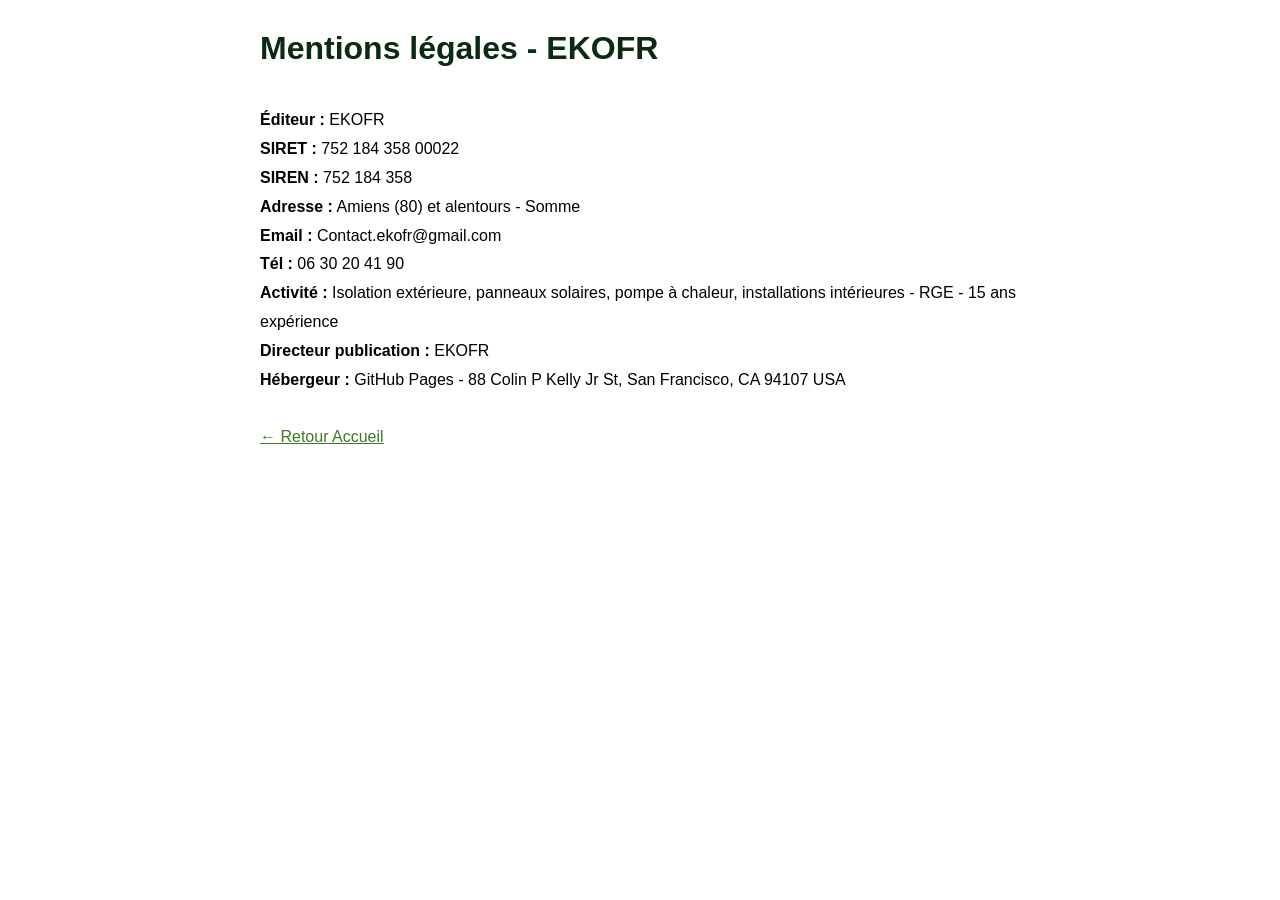
<file: aides-financements.html>
<!DOCTYPE html><html lang="fr"><head><meta charset="UTF-8"><meta name="viewport" content="width=device-width,initial-scale=1"><title>Mentions légales EKOFR</title><style>*{margin:0;padding:0;box-sizing:border-box;font-family:Arial}body{line-height:1.8;padding:20px;max-width:800px;margin:auto}h1{color:#0b2a12}a{color:#3d7a29}</style></head><body>
<h1>Mentions légales - EKOFR</h1><br>
<b>Éditeur :</b> EKOFR<br>
<b>SIRET :</b> 752 184 358 00022<br>
<b>SIREN :</b> 752 184 358<br>
<b>Adresse :</b> Amiens (80) et alentours - Somme<br>
<b>Email :</b> Contact.ekofr@gmail.com<br>
<b>Tél :</b> 06 30 20 41 90<br>
<b>Activité :</b> Isolation extérieure, panneaux solaires, pompe à chaleur, installations intérieures - RGE - 15 ans expérience<br>
<b>Directeur publication :</b> EKOFR<br>
<b>Hébergeur :</b> GitHub Pages - 88 Colin P Kelly Jr St, San Francisco, CA 94107 USA<br><br>
<a href="/index.html">← Retour Accueil</a>
</body></html>
</file>
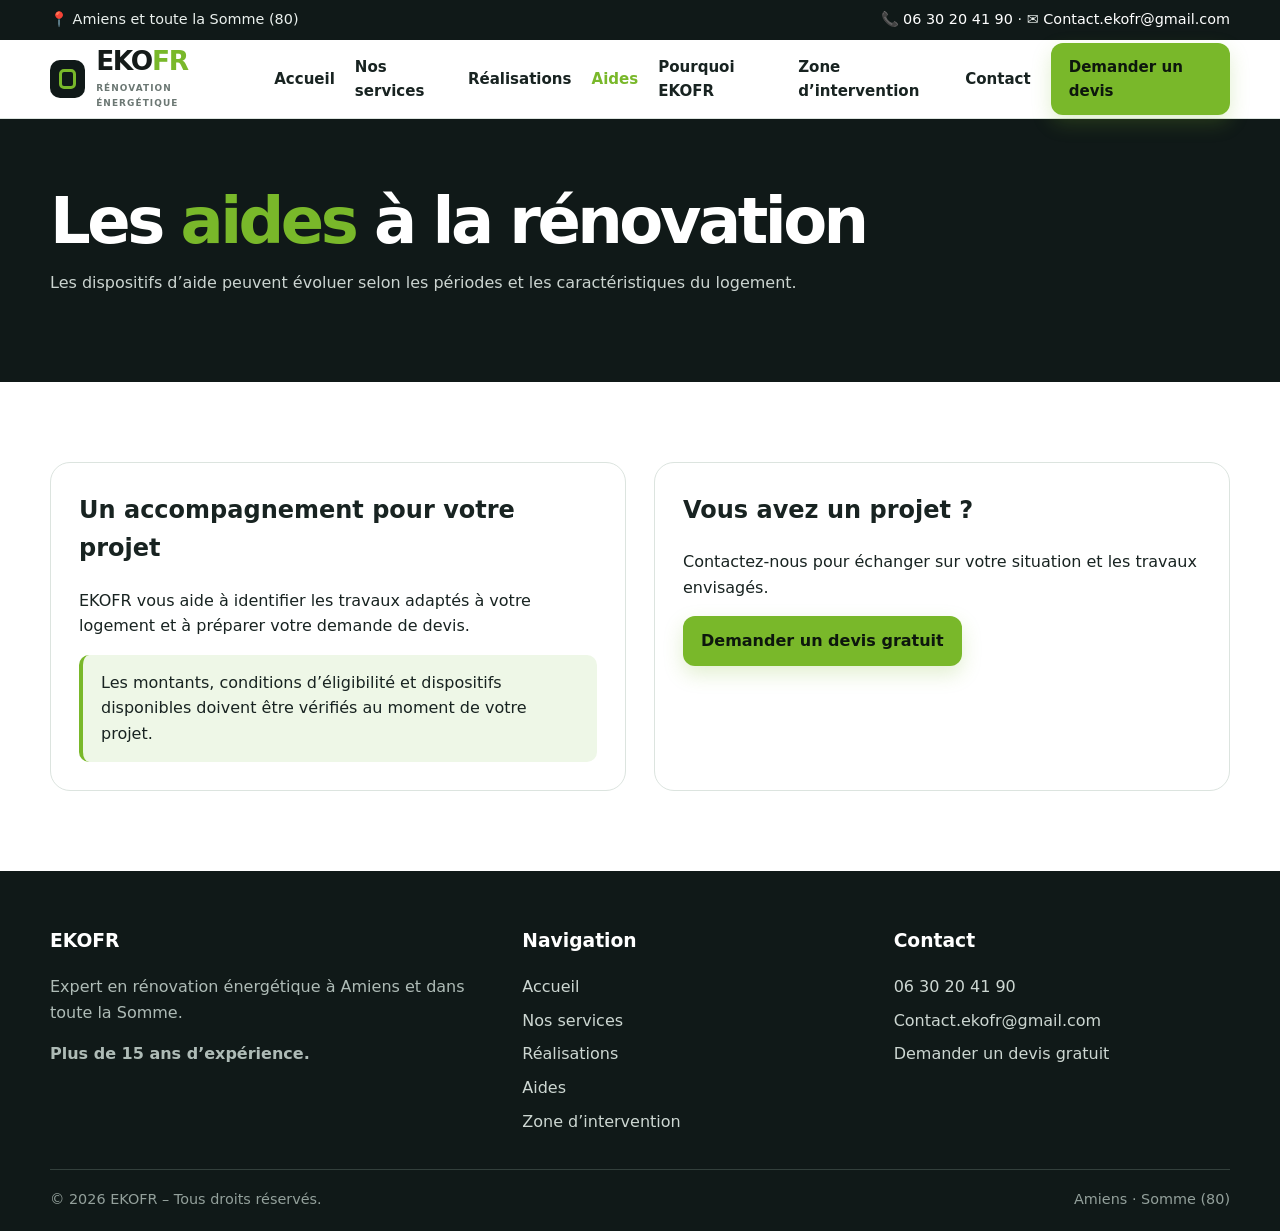
<file: aides.html>
<!doctype html><html lang="fr"><head><meta charset="utf-8"><meta name="viewport" content="width=device-width,initial-scale=1">
<title>Aides | EKOFR</title><meta name="description" content="EKOFR, expert en rénovation énergétique à Amiens et dans toute la Somme : pompe à chaleur, isolation par l'extérieur et panneaux solaires.">
<link rel="icon" href="favicon.svg" type="image/svg+xml"><link rel="stylesheet" href="styles.css"></head><body>
<div class="topbar"><div class="container"><span>📍 Amiens et toute la Somme (80)</span><span>📞 <a href="tel:0630204190">06 30 20 41 90</a> · ✉️ <a href="mailto:Contact.ekofr@gmail.com">Contact.ekofr@gmail.com</a></span></div></div>
<header><nav class="container nav"><a class="logo" href="index.html"><span class="logo-mark"></span><span><span class="brand"><span>EKO</span>FR</span><span class="subbrand">RÉNOVATION ÉNERGÉTIQUE</span></span></a>
<button class="menu-btn" type="button" aria-expanded="false" aria-label="Ouvrir le menu">☰</button><div class="navlinks"><a class="" href="index.html">Accueil</a><a class="" href="services.html">Nos services</a><a class="" href="realisations.html">Réalisations</a><a class="active" href="aides.html">Aides</a><a class="" href="a-propos.html">Pourquoi EKOFR</a><a class="" href="zone.html">Zone d’intervention</a><a class="" href="contact.html">Contact</a><a class="cta" href="contact.html">Demander un devis</a></div></nav></header><section class="page-hero"><div class="container"><h1>Les <span>aides</span> à la rénovation</h1><p>Les dispositifs d’aide peuvent évoluer selon les périodes et les caractéristiques du logement.</p></div></section>
<section><div class="container grid-2"><div class="info"><h2>Un accompagnement pour votre projet</h2><p>EKOFR vous aide à identifier les travaux adaptés à votre logement et à préparer votre demande de devis.</p><div class="notice">Les montants, conditions d’éligibilité et dispositifs disponibles doivent être vérifiés au moment de votre projet.</div></div><div class="info"><h2>Vous avez un projet ?</h2><p>Contactez-nous pour échanger sur votre situation et les travaux envisagés.</p><a class="cta" href="contact.html">Demander un devis gratuit</a></div></div></section>
<footer><div class="container footer-grid"><div><h3>EKOFR</h3><p>Expert en rénovation énergétique à Amiens et dans toute la Somme.</p><p><strong>Plus de 15 ans d’expérience.</strong></p></div>
<div><h3>Navigation</h3><div class="footer-links"><a href="index.html">Accueil</a><a href="services.html">Nos services</a><a href="realisations.html">Réalisations</a><a href="aides.html">Aides</a><a href="zone.html">Zone d’intervention</a></div></div>
<div><h3>Contact</h3><div class="footer-links"><a href="tel:0630204190">06 30 20 41 90</a><a href="mailto:Contact.ekofr@gmail.com">Contact.ekofr@gmail.com</a><a href="contact.html">Demander un devis gratuit</a></div></div></div>
<div class="container copyright"><span>© 2026 EKOFR – Tous droits réservés.</span><span>Amiens · Somme (80)</span></div></footer>
<a class="floating-call" href="tel:0630204190">📞 Appeler EKOFR · 06 30 20 41 90</a><script src="script.js"></script></body></html>
</file>
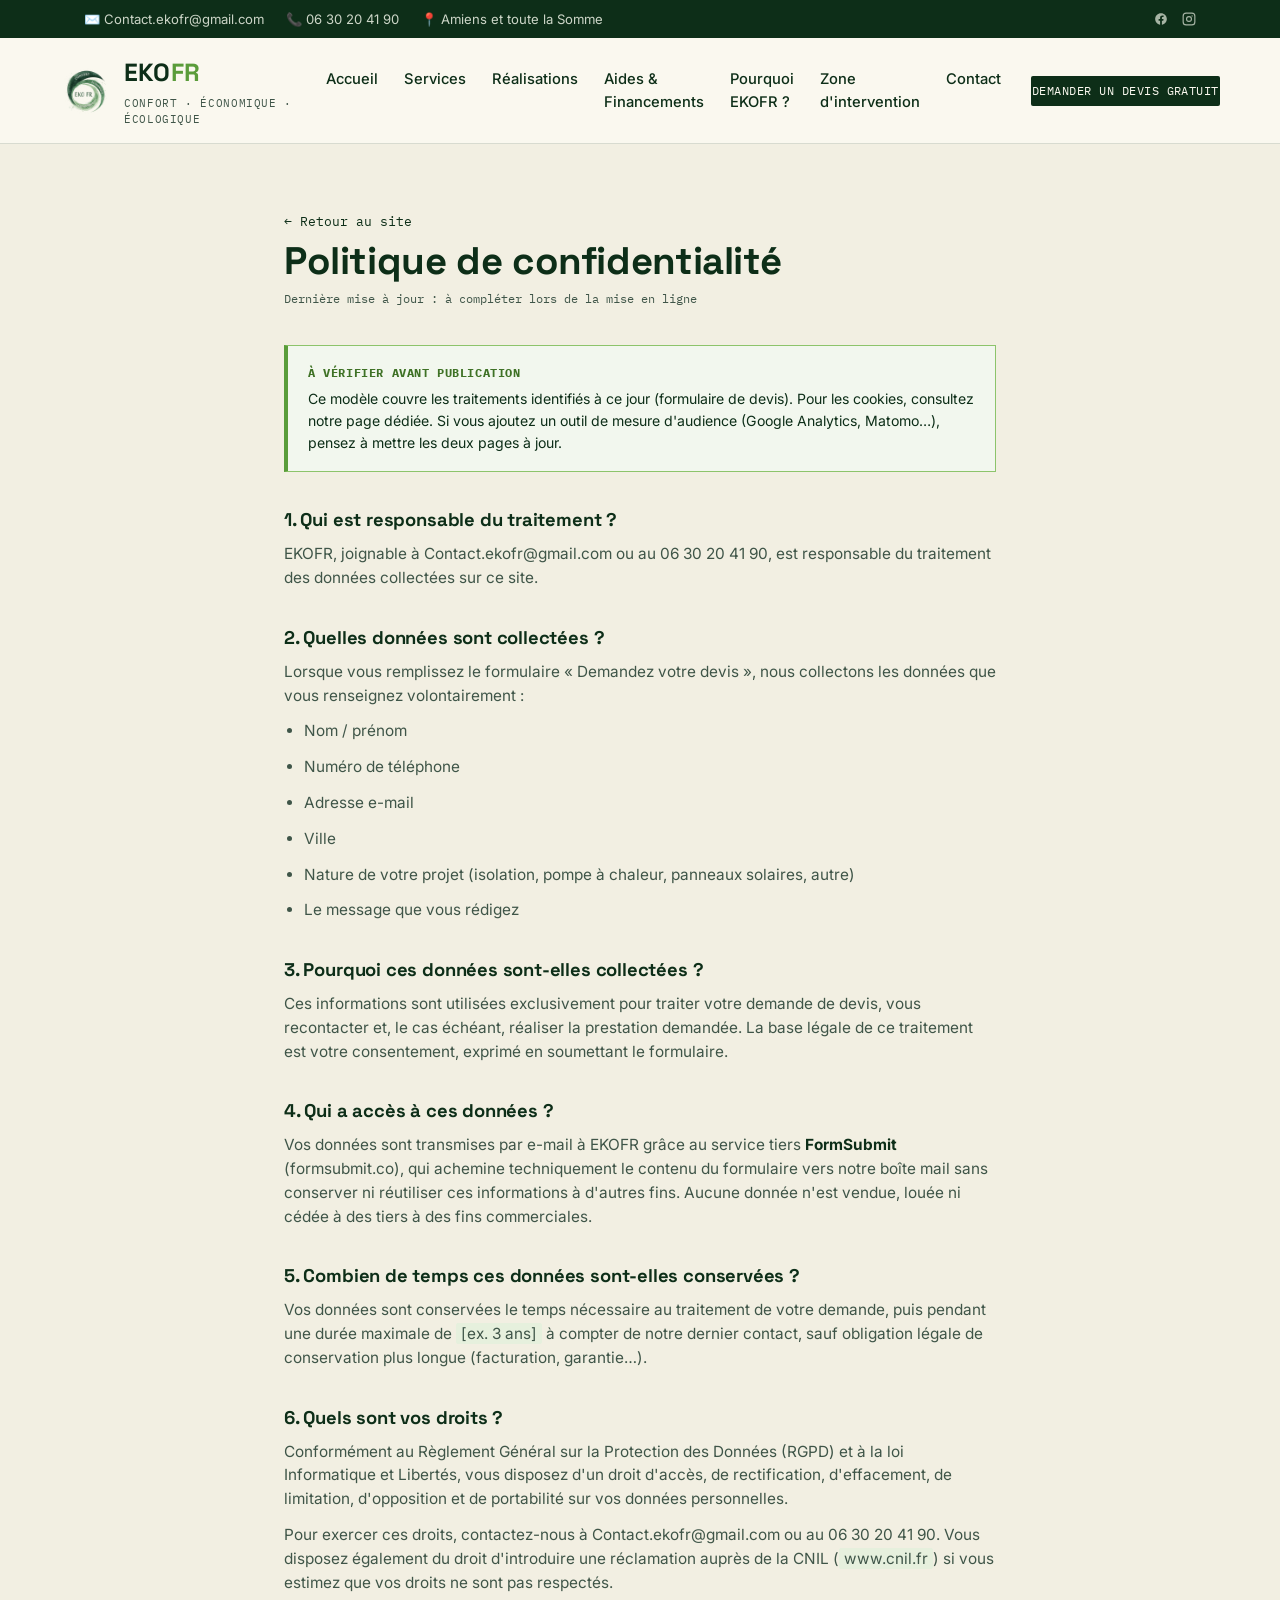
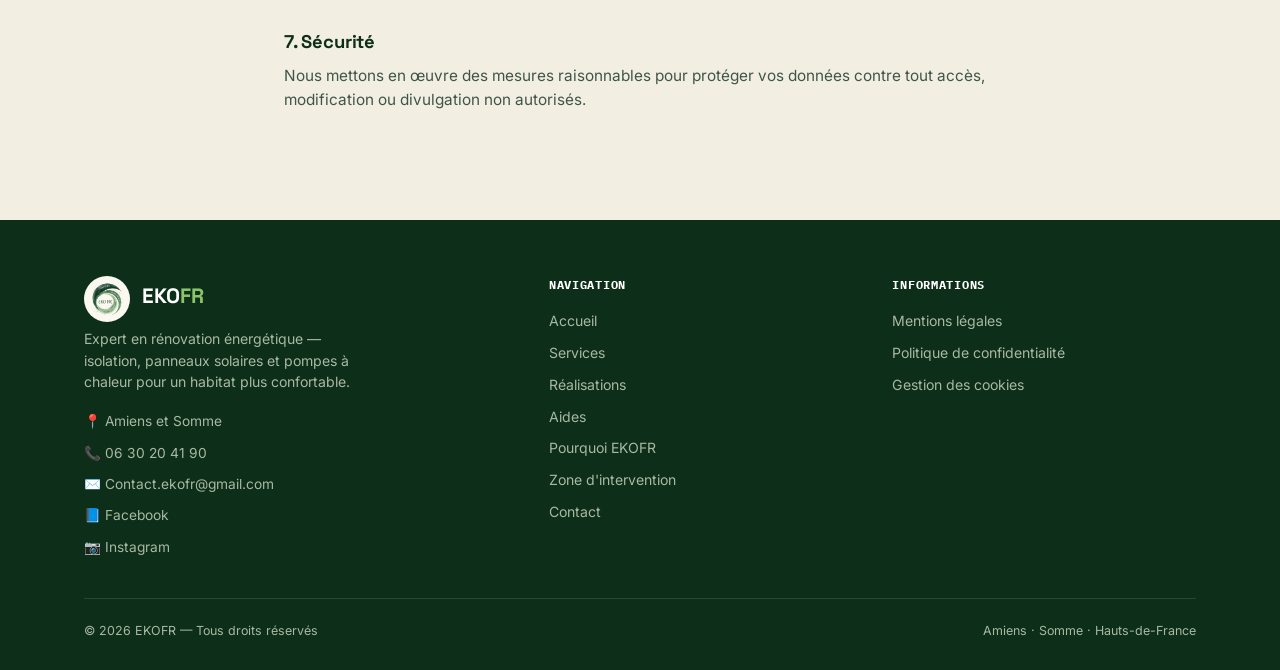
<file: confidentialite.html>
<!DOCTYPE html>
<html lang="fr">
<head>
<meta charset="UTF-8">
<meta name="viewport" content="width=device-width, initial-scale=1.0">
<title>Politique de confidentialité | EKOFR</title>
<link rel="preconnect" href="https://fonts.googleapis.com">
<link rel="preconnect" href="https://fonts.gstatic.com" crossorigin>
<link href="https://fonts.googleapis.com/css2?family=Space+Grotesk:wght@500;600;700&family=Inter:wght@400;500;600;700&family=IBM+Plex+Mono:wght@500&display=swap" rel="stylesheet">
<style>
  :root{
    --ink:#0d2e18;
    --ink-soft:#3f5548;
    --paper:#f2efe2;
    --paper-raised:#faf8ef;
    --cool:#2f6b3f;
    --cool-deep:#0d2e18;
    --warm:#5a9c3a;
    --warm-light:#8dc46b;
    --line: rgba(13,46,24,0.14);
    --line-soft: rgba(13,46,24,0.08);
    --radius: 2px;
    --gradient-iso: linear-gradient(90deg, var(--cool) 0%, #4c8a4a 35%, var(--warm-light) 70%, var(--warm) 100%);
  }
  *{box-sizing:border-box; margin:0; padding:0;}
  html{scroll-behavior:smooth;}
  body{
    background:var(--paper);
    color:var(--ink);
    font-family:'Inter', sans-serif;
    font-size:16px;
    line-height:1.55;
    -webkit-font-smoothing:antialiased;
  }
  img{max-width:100%; display:block;}
  a{color:inherit; text-decoration:none;}
  h1,h2,h3,h4{
    font-family:'Space Grotesk', sans-serif;
    font-weight:700;
    line-height:1.08;
    letter-spacing:-0.01em;
  }
  .eyebrow{
    font-family:'IBM Plex Mono', monospace;
    font-size:0.72rem;
    letter-spacing:0.14em;
    text-transform:uppercase;
    color:var(--warm);
    display:flex;
    align-items:center;
    gap:0.6em;
  }
  .eyebrow::before{
    content:"";
    width:18px; height:2px;
    background:var(--gradient-iso);
    display:inline-block;
  }
  .wrap{
    max-width:1160px;
    margin:0 auto;
    padding:0 24px;
  }
  .iso-rule{
    height:3px;
    width:100%;
    background:var(--gradient-iso);
  }
  ::selection{ background:var(--warm-light); color:var(--ink); }
  :focus-visible{ outline:2px solid var(--warm); outline-offset:3px; }

  /* ---------- reduced motion ---------- */
  @media (prefers-reduced-motion: reduce){
    *{ animation:none !important; transition:none !important; scroll-behavior:auto !important; }
  }

  /* ---------- top contact bar ---------- */
  .topbar{
    background:var(--ink);
    color:#cdd6c8;
    font-size:0.82rem;
  }
  .topbar .wrap{
    display:flex;
    align-items:center;
    justify-content:space-between;
    padding-top:9px;
    padding-bottom:9px;
    gap:16px;
    flex-wrap:wrap;
  }
  .topbar .contact-items{
    display:flex;
    gap:22px;
    flex-wrap:wrap;
  }
  .topbar .contact-items a, .topbar .contact-items span{
    display:inline-flex;
    align-items:center;
    gap:7px;
    white-space:nowrap;
  }
  .topbar .contact-items a:hover{ color:var(--warm-light); }
  .topbar svg{ width:14px; height:14px; flex-shrink:0; }
  .topbar .socials{ display:flex; gap:14px; align-items:center; }
  .topbar .socials a{ opacity:0.8; display:inline-flex; }
  .topbar .socials a:hover{ opacity:1; }

  /* ---------- header / nav ---------- */
  header.site{
    background:var(--paper-raised);
    border-bottom:1px solid var(--line);
    position:sticky;
    top:0;
    z-index:50;
  }
  .nav-row{
    display:flex;
    align-items:center;
    justify-content:space-between;
    padding:16px 0;
  }
  .logo-block{ display:flex; flex-direction:row; align-items:center; gap:12px; }
  .logo-block .logo-mark{ width:52px; height:52px; flex-shrink:0; display:block; }
  .logo-block .logo-text{ display:flex; flex-direction:column; }
  .footer-logo-row{ display:flex; align-items:center; gap:12px; margin-bottom:6px; }
  .footer-logo-row .logo-mark{
    width:46px; height:46px; flex-shrink:0; display:block;
    background:var(--paper-raised);
    border-radius:50%;
    padding:3px;
  }
  .footer-logo-row .name{ margin-bottom:0; }
  .logo-block .name{
    font-family:'Space Grotesk', sans-serif;
    font-weight:700;
    font-size:1.55rem;
    letter-spacing:0.01em;
    color:var(--cool-deep);
  }
  .name-accent{ color:var(--warm); }
  .footer-logo-row .name .name-accent{ color:var(--warm-light); }
  .logo-block .tagline{
    font-family:'IBM Plex Mono', monospace;
    font-size:0.66rem;
    letter-spacing:0.06em;
    color:var(--ink-soft);
    text-transform:uppercase;
    margin-top:2px;
  }
  nav.desktop-nav{
    display:flex;
    align-items:center;
    gap:30px;
  }
  nav.desktop-nav ul{
    list-style:none;
    display:flex;
    gap:26px;
    font-size:0.92rem;
    font-weight:500;
  }
  nav.desktop-nav a{ position:relative; padding:4px 0; }
  nav.desktop-nav a::after{
    content:"";
    position:absolute; left:0; right:0; bottom:-2px;
    height:2px;
    background:var(--gradient-iso);
    transform:scaleX(0);
    transform-origin:left;
    transition:transform 0.25s ease;
  }
  nav.desktop-nav a:hover::after{ transform:scaleX(1); }

  .btn{
    display:inline-flex;
    align-items:center;
    gap:8px;
    font-family:'IBM Plex Mono', monospace;
    font-size:0.78rem;
    letter-spacing:0.04em;
    text-transform:uppercase;
    padding:12px 20px;
    border-radius:var(--radius);
    border:1px solid transparent;
    cursor:pointer;
    white-space:nowrap;
  }
  .btn-primary{
    background:var(--ink);
    color:var(--paper-raised);
  }
  .btn-primary:hover{ background:var(--cool-deep); }
  .btn-outline{
    background:transparent;
    border-color:var(--ink);
    color:var(--ink);
  }
  .btn-outline:hover{ background:var(--ink); color:var(--paper-raised); }
  .btn-warm{ background:var(--warm); color:#fff; }
  .btn-warm:hover{ background:#3f7226; }

  .burger{
    display:none;
    background:none; border:none;
    flex-direction:column;
    gap:5px;
    cursor:pointer;
    padding:8px;
  }
  .burger span{
    width:24px; height:2px;
    background:var(--ink);
    display:block;
    transition:transform 0.2s ease, opacity 0.2s ease;
  }
  .mobile-nav{
    display:none;
    flex-direction:column;
    background:var(--paper-raised);
    border-top:1px solid var(--line);
    padding:10px 24px 24px;
  }
  .mobile-nav.open{ display:flex; }
  .mobile-nav a{
    padding:14px 0;
    border-bottom:1px solid var(--line-soft);
    font-weight:600;
    font-size:1rem;
    text-transform:uppercase;
    letter-spacing:0.03em;
    font-family:'Space Grotesk', sans-serif;
  }
  .mobile-nav .btn{ margin-top:18px; justify-content:center; }

  /* ---------- hero ---------- */
  .hero{
    position:relative;
    overflow:hidden;
  }
  .hero .wrap{
    display:block;
    padding-top:48px;
    padding-bottom:56px;
  }
  .hero-banner{
    border-radius:22px;
    overflow:hidden;
    margin:20px 0 28px;
    box-shadow:0 8px 28px rgba(13,46,24,0.16);
  }
  .hero-banner img{
    width:100%;
    height:auto;
    display:block;
  }
  .hero-cta-row{ justify-content:center; }
  .hero h1{
    font-size:clamp(2.4rem, 4.6vw, 3.6rem);
    margin-bottom:20px;
  }
  .hero h1 .accent{
    background:var(--gradient-iso);
    -webkit-background-clip:text;
    background-clip:text;
    color:transparent;
  }
  .hero .lede{
    font-size:1.1rem;
    color:var(--ink-soft);
    max-width:46ch;
    margin-bottom:14px;
  }
  .hero .sub{
    font-size:0.95rem;
    color:var(--ink-soft);
    max-width:48ch;
    margin-bottom:28px;
  }
  .pillars{
    display:flex;
    gap:22px;
    list-style:none;
    margin-bottom:22px;
    flex-wrap:wrap;
  }
  .pillars li{
    display:flex;
    align-items:center;
    gap:8px;
    font-family:'IBM Plex Mono', monospace;
    font-size:0.82rem;
    letter-spacing:0.04em;
    text-transform:uppercase;
    color:var(--ink);
  }
  .pillars .dot{
    width:9px; height:9px;
    border-radius:50%;
    display:inline-block;
  }
  .pillars .dot-1{ background:var(--cool-deep); }
  .pillars .dot-2{ background:var(--cool); }
  .pillars .dot-3{ background:var(--warm-light); }
  .kicker{
    font-family:'Space Grotesk', sans-serif;
    font-weight:700;
    font-size:1.05rem;
    color:var(--cool-deep);
    margin-bottom:14px;
  }
  .engage-grid{
    display:grid;
    grid-template-columns:repeat(3, 1fr);
    gap:1px;
    background:var(--line);
    border:1px solid var(--line);
  }
  .engage-card{
    background:var(--paper-raised);
    padding:36px 30px;
    display:flex; flex-direction:column;
    gap:14px;
  }
  .engage-card .emoji-icon{
    font-size:1.9rem;
    line-height:1;
  }
  .engage-card h3{ font-size:1.2rem; }
  .engage-card p{ color:var(--ink-soft); font-size:0.94rem; }
  .hero .loc{
    font-family:'IBM Plex Mono', monospace;
    font-size:0.82rem;
    color:var(--ink);
    margin-bottom:28px;
    display:flex; align-items:center; gap:8px;
  }
  .hero .cta-row{ display:flex; gap:14px; flex-wrap:wrap; }

  .hero-art{
    position:relative;
    aspect-ratio:4/3.1;
    border-radius:22px;
    overflow:hidden;
    display:flex;
    background:linear-gradient(135deg, var(--cool-deep), var(--cool) 45%, var(--warm-light) 78%, var(--warm) 100%);
  }
  .hero-art img{
    width:100%; height:100%;
    object-fit:cover;
    display:block;
  }
  .hero-third{
    position:relative;
    flex:1 1 33.333%;
    overflow:hidden;
  }
  .hero-third::before{
    content:"";
    position:absolute; inset:0;
    background:linear-gradient(0deg, rgba(23,36,44,0.6), rgba(23,36,44,0) 42%);
    z-index:1;
  }
  .hero-third + .hero-third{
    border-left:2px solid rgba(250,248,239,0.5);
  }
  .hero-third .third-label{
    position:absolute;
    bottom:12px; left:10px; right:10px;
    z-index:2;
    color:#fff;
    font-family:'IBM Plex Mono', monospace;
    font-size:0.62rem;
    letter-spacing:0.04em;
    text-transform:uppercase;
  }
  .hero-art .badge{
    position:absolute; top:16px; right:16px;
    background:var(--paper-raised);
    color:var(--ink);
    font-family:'IBM Plex Mono', monospace;
    font-size:0.68rem;
    padding:7px 11px;
    letter-spacing:0.04em;
  }

  /* ---------- section shell ---------- */
  section{ padding:76px 0; }
  section.alt{ background:var(--paper-raised); border-top:1px solid var(--line-soft); border-bottom:1px solid var(--line-soft); }
  .section-head{ max-width:640px; margin-bottom:44px; }
  .section-head h2{ font-size:clamp(1.7rem, 3vw, 2.3rem); margin-top:10px; margin-bottom:14px; }
  .section-head p{ color:var(--ink-soft); font-size:1.02rem; }

  /* ---------- specialties ---------- */
  .spec-grid{
    display:grid;
    grid-template-columns:repeat(3, 1fr);
    gap:1px;
    background:var(--line);
    border:1px solid var(--line);
  }
  .spec-card{
    background:var(--paper-raised);
    padding:36px 30px;
    display:flex; flex-direction:column;
    gap:16px;
  }
  .spec-card .icon-box{
    width:52px; height:52px;
    display:flex; align-items:center; justify-content:center;
    background:var(--ink);
    color:var(--paper-raised);
  }
  .spec-card:nth-child(1) .icon-box{ background:var(--cool-deep); }
  .spec-card:nth-child(2) .icon-box{ background:var(--warm); }
  .spec-card:nth-child(3) .icon-box{ background:var(--ink); }
  .spec-card .icon-box svg{ width:26px; height:26px; }
  .spec-card h3{ font-size:1.28rem; }
  .spec-card p{ color:var(--ink-soft); font-size:0.95rem; flex-grow:1; }
  .spec-card .more{
    font-family:'IBM Plex Mono', monospace;
    font-size:0.76rem;
    text-transform:uppercase;
    letter-spacing:0.05em;
    display:inline-flex; align-items:center; gap:6px;
    color:var(--ink);
    border-bottom:1px solid var(--ink);
    align-self:flex-start;
    padding-bottom:2px;
  }
  .spec-card .more:hover{ color:var(--warm); border-color:var(--warm); }

  /* ---------- why ---------- */
  .why-grid{
    display:grid;
    grid-template-columns:repeat(3, 1fr);
    gap:28px 36px;
  }
  .why-item{
    display:flex; gap:14px; align-items:flex-start;
    padding-top:18px;
    border-top:2px solid var(--line);
  }
  .why-item .num{
    font-family:'IBM Plex Mono', monospace;
    font-size:0.78rem;
    color:var(--warm);
  }
  .why-item h4{ font-size:1.02rem; font-weight:600; font-family:'Inter'; }

  /* ---------- gallery ---------- */
  .filter-row{
    display:flex; gap:10px; flex-wrap:wrap; margin-bottom:32px;
  }
  .filter-btn{
    font-family:'IBM Plex Mono', monospace;
    font-size:0.76rem;
    text-transform:uppercase;
    letter-spacing:0.04em;
    padding:9px 16px;
    border:1px solid var(--line);
    background:transparent;
    color:var(--ink-soft);
    cursor:pointer;
    border-radius:var(--radius);
  }
  .filter-btn.active{
    background:var(--ink);
    border-color:var(--ink);
    color:var(--paper-raised);
  }
  .gal-grid{
    display:grid;
    grid-template-columns:repeat(3, 1fr);
    gap:20px;
  }
  .gal-card{
    position:relative;
    aspect-ratio:5/4;
    overflow:hidden;
    background:var(--ink);
    display:flex; align-items:flex-end;
    border-radius:16px;
  }
  .gal-card > img{
    position:absolute; inset:0;
    width:100%; height:100%;
    object-fit:cover;
    display:block;
  }
  .gal-card.pair{ align-items:stretch; }
  .gal-half{
    position:relative;
    flex:1 1 50%;
    overflow:hidden;
  }
  .gal-half img{
    width:100%; height:100%;
    object-fit:cover;
    display:block;
  }
  .gal-half::after{
    content:attr(data-label);
    position:absolute;
    top:10px; left:10px;
    background:rgba(23,36,44,0.82);
    color:#fff;
    font-family:'IBM Plex Mono', monospace;
    font-size:0.64rem;
    letter-spacing:0.06em;
    text-transform:uppercase;
    padding:5px 9px;
  }
  .gal-half.after::after{ background:var(--warm); }
  .gal-card.pair::before{
    content:"";
    position:absolute;
    top:0; bottom:0; left:50%;
    width:3px;
    margin-left:-1.5px;
    background:var(--gradient-iso);
    z-index:2;
  }
  .gal-overlay{
    width:100%;
    background:linear-gradient(0deg, rgba(23,36,44,0.86), rgba(23,36,44,0));
    padding:16px;
    color:#fff;
  }
  .gal-overlay .cat{
    font-family:'IBM Plex Mono', monospace;
    font-size:0.66rem;
    text-transform:uppercase;
    letter-spacing:0.06em;
    opacity:0.85;
    margin-bottom:4px;
  }
  .gal-overlay .title{ font-family:'Space Grotesk'; font-weight:600; font-size:1rem; }
  .gal-card.hide{ display:none; }
  .gal-note{
    margin-top:20px;
    font-size:0.85rem;
    color:var(--ink-soft);
    font-style:italic;
  }

  /* ---------- method ---------- */
  .method-grid{
    display:grid;
    grid-template-columns:repeat(4, 1fr);
    gap:0;
    position:relative;
  }
  .method-grid::before{
    content:"";
    position:absolute;
    top:26px; left:0; right:0;
    height:2px;
    background:var(--gradient-iso);
    z-index:0;
  }
  .method-step{
    position:relative;
    z-index:1;
    padding-right:24px;
  }
  .method-step .dial{
    width:52px; height:52px;
    border-radius:50%;
    background:var(--paper-raised);
    border:2px solid var(--ink);
    display:flex; align-items:center; justify-content:center;
    font-family:'IBM Plex Mono', monospace;
    font-weight:500;
    font-size:0.85rem;
    margin-bottom:20px;
  }
  .method-step:nth-child(1) .dial{ border-color:var(--cool-deep); color:var(--cool-deep); }
  .method-step:nth-child(2) .dial{ border-color:var(--cool); color:var(--cool); }
  .method-step:nth-child(3) .dial{ border-color:var(--warm-light); color:#3f7226; }
  .method-step:nth-child(4) .dial{ border-color:var(--warm); color:var(--warm); }
  .method-step h4{ font-size:1.08rem; margin-bottom:8px; }
  .method-step p{ color:var(--ink-soft); font-size:0.92rem; }

  /* ---------- aides ---------- */
  .aides-box{
    background:var(--ink);
    color:var(--paper);
    padding:52px 48px;
    display:grid;
    grid-template-columns:1.4fr 1fr;
    gap:40px;
    align-items:center;
  }
  .aides-box h2{ color:#fff; font-size:1.9rem; margin-bottom:16px; }
  .aides-box p{ color:#cdd6c8; margin-bottom:0; }
  .aides-box .note{
    font-family:'IBM Plex Mono', monospace;
    font-size:0.76rem;
    color:var(--warm-light);
    border-left:2px solid var(--warm);
    padding-left:14px;
    line-height:1.6;
  }
  .aides-box .btn{ margin-top:22px; }

  /* ---------- zone ---------- */
  .zone-wrap{
    display:grid;
    grid-template-columns:1fr 1fr;
    gap:48px;
    align-items:center;
  }
  .zone-map{
    aspect-ratio:1/0.9;
    background:var(--paper-raised);
    border:1px solid var(--line);
    position:relative;
    overflow:hidden;
  }
  .zone-towns{
    display:flex; flex-wrap:wrap; gap:10px;
    margin-top:22px; margin-bottom:28px;
  }
  .zone-towns span{
    font-family:'IBM Plex Mono', monospace;
    font-size:0.78rem;
    padding:7px 12px;
    border:1px solid var(--line);
    color:var(--ink-soft);
  }
  .zone-towns span.main{
    background:var(--ink); color:var(--paper-raised); border-color:var(--ink);
  }

  /* ---------- cta band ---------- */
  .cta-band{
    background:linear-gradient(100deg, var(--cool-deep), var(--cool) 45%, var(--warm) 100%);
    color:#fff;
    text-align:center;
    padding:80px 24px;
  }
  .cta-band h2{ color:#fff; font-size:clamp(1.8rem, 3.6vw, 2.6rem); margin-bottom:14px; }
  .cta-band p{ opacity:0.92; margin-bottom:30px; font-size:1.05rem; }
  .cta-band .contacts{
    display:flex; justify-content:center; gap:28px; flex-wrap:wrap;
    margin-bottom:30px;
    font-family:'IBM Plex Mono', monospace;
    font-size:0.92rem;
  }
  .cta-band .contacts a{ display:inline-flex; gap:8px; align-items:center; }
  .cta-band .btn-warm{ background:#fff; color:var(--ink); }
  .cta-band .btn-warm:hover{ background:var(--paper); }

  /* ---------- form ---------- */
  .form-grid{
    display:grid;
    grid-template-columns:1fr 1fr;
    gap:60px;
  }
  .form-side h2{ font-size:2rem; margin-bottom:16px; }
  .form-side p{ color:var(--ink-soft); margin-bottom:24px; }
  .form-side .contact-mini{
    display:flex; flex-direction:column; gap:14px;
    font-family:'IBM Plex Mono', monospace;
    font-size:0.88rem;
  }
  .form-side .contact-mini a{ display:flex; gap:10px; align-items:center; }

  form.devis{ display:flex; flex-direction:column; gap:18px; }
  .field-row{ display:grid; grid-template-columns:1fr 1fr; gap:18px; }
  .field label{
    display:block;
    font-family:'IBM Plex Mono', monospace;
    font-size:0.72rem;
    text-transform:uppercase;
    letter-spacing:0.05em;
    color:var(--ink-soft);
    margin-bottom:7px;
  }
  .field input, .field textarea{
    width:100%;
    border:1px solid var(--line);
    background:var(--paper-raised);
    padding:12px 14px;
    font-family:'Inter';
    font-size:0.95rem;
    color:var(--ink);
    border-radius:var(--radius);
  }
  .field input:focus, .field textarea:focus{ border-color:var(--warm); outline:none; }
  .checks{
    display:flex; flex-wrap:wrap; gap:10px 22px;
  }
  .checks label{
    display:flex; align-items:center; gap:8px;
    font-size:0.9rem;
    text-transform:none;
    letter-spacing:0;
    font-family:'Inter';
    color:var(--ink);
  }
  .checks input{ width:16px; height:16px; accent-color:var(--warm); }
  form.devis .btn{ align-self:flex-start; margin-top:6px; }

  /* ---------- footer ---------- */
  footer.site{
    background:var(--ink);
    color:#a9b8a3;
    padding-top:56px;
  }
  .footer-grid{
    display:grid;
    grid-template-columns:1.4fr 1fr 1fr;
    gap:40px;
    padding-bottom:40px;
    border-bottom:1px solid rgba(255,255,255,0.12);
  }
  footer.site h5{
    color:#fff;
    font-family:'IBM Plex Mono', monospace;
    font-size:0.74rem;
    text-transform:uppercase;
    letter-spacing:0.06em;
    margin-bottom:16px;
  }
  footer.site .name{
    font-family:'Space Grotesk'; font-weight:700; color:#fff; font-size:1.3rem; margin-bottom:6px;
  }
  footer.site .desc{ font-size:0.88rem; margin-bottom:18px; max-width:32ch; }
  footer.site .contact-list{ display:flex; flex-direction:column; gap:10px; font-size:0.86rem; }
  footer.site .contact-list a{ display:flex; gap:9px; align-items:center; }
  footer.site .contact-list a:hover{ color:#fff; }
  footer.site ul{ list-style:none; display:flex; flex-direction:column; gap:10px; font-size:0.88rem; }
  footer.site ul a:hover{ color:#fff; }
  .footer-bottom{
    display:flex; justify-content:space-between; align-items:center;
    padding:22px 0 30px;
    font-size:0.78rem;
    flex-wrap:wrap; gap:10px;
  }

  /* ---------- responsive ---------- */
  @media (max-width: 900px){
    nav.desktop-nav{ display:none; }
    .burger{ display:flex; }
    .hero .wrap{ grid-template-columns:1fr; padding-top:40px; padding-bottom:40px; }
    .hero-art{ order:-1; }
    .spec-grid{ grid-template-columns:1fr; }
    .why-grid{ grid-template-columns:1fr 1fr; }
    .gal-grid{ grid-template-columns:1fr 1fr; }
    .method-grid{ grid-template-columns:1fr 1fr; gap:32px 20px; }
    .method-grid::before{ display:none; }
    .aides-box{ grid-template-columns:1fr; padding:36px 26px; }
    .zone-wrap{ grid-template-columns:1fr; }
    .form-grid{ grid-template-columns:1fr; gap:36px; }
    .footer-grid{ grid-template-columns:1fr; gap:30px; }
    .topbar .wrap{ font-size:0.76rem; }
  }
  @media (max-width: 560px){
    .why-grid{ grid-template-columns:1fr; }
    .gal-grid{ grid-template-columns:1fr; }
    .field-row{ grid-template-columns:1fr; }
    .cta-band .contacts{ flex-direction:column; gap:14px; }
    section{ padding:56px 0; }
  }

  .legal-wrap{ max-width:760px; margin:0 auto; padding:64px 24px 96px; }
  .legal-wrap h1{ font-size:clamp(1.8rem,3.4vw,2.4rem); margin-bottom:8px; }
  .legal-wrap .updated{ font-family:'IBM Plex Mono', monospace; font-size:0.76rem; color:var(--ink-soft); margin-bottom:36px; }
  .legal-wrap h2{ font-size:1.15rem; margin-top:38px; margin-bottom:12px; font-family:'Space Grotesk'; }
  .legal-wrap p, .legal-wrap li{ color:var(--ink-soft); font-size:0.96rem; margin-bottom:12px; }
  .legal-wrap ul{ padding-left:20px; margin-bottom:12px; }
  .legal-wrap strong{ color:var(--ink); }
  .todo-box{
    background:#f2f7ee;
    border:1px solid var(--warm-light);
    border-left:4px solid var(--warm);
    padding:18px 20px;
    margin-bottom:32px;
    font-size:0.88rem;
    color:var(--ink);
  }
  .todo-box strong{ display:block; margin-bottom:6px; font-family:'IBM Plex Mono', monospace; font-size:0.74rem; text-transform:uppercase; letter-spacing:0.05em; color:#3f7226; }
  .placeholder{ background:#e6f0dd; padding:1px 5px; border-radius:2px; }
  .legal-fineprint{
    text-transform: lowercase;
    font-size: 0.72rem;
    letter-spacing: 0.01em;
  }
  .back-link{ display:inline-flex; align-items:center; gap:6px; font-family:'IBM Plex Mono', monospace; font-size:0.8rem; margin-bottom:8px; }
</style>
</head>
<body>

<div class="topbar">
  <div class="wrap">
    <div class="contact-items">
      <a href="mailto:Contact.ekofr@gmail.com">✉️ Contact.ekofr@gmail.com</a>
      <a href="tel:0630204190">📞 06 30 20 41 90</a>
      <span>📍 Amiens et toute la Somme</span>
    </div>
    <div class="socials">
      <a href="https://www.facebook.com/share/19XiienBEm/" aria-label="Facebook" target="_blank" rel="noopener">
        <svg width="15" height="15" viewBox="0 0 24 24" fill="currentColor"><path d="M22 12.06C22 6.5 17.52 2 12 2S2 6.5 2 12.06c0 5 3.66 9.15 8.44 9.94v-7.03H7.9v-2.91h2.54V9.85c0-2.5 1.49-3.89 3.77-3.89 1.09 0 2.24.2 2.24.2v2.46h-1.26c-1.24 0-1.63.77-1.63 1.56v1.88h2.78l-.45 2.91h-2.33V22c4.78-.79 8.44-4.94 8.44-9.94z"/></svg>
      </a>
      <a href="https://instagram.com/ekofr80" aria-label="Instagram" target="_blank" rel="noopener">
        <svg width="15" height="15" viewBox="0 0 24 24" fill="none" stroke="currentColor" stroke-width="2"><rect x="2" y="2" width="20" height="20" rx="5"/><circle cx="12" cy="12" r="4.2"/><circle cx="17.3" cy="6.7" r="1.1" fill="currentColor" stroke="none"/></svg>
      </a>
    </div>
  </div>
</div>
<header class="site">
  <div class="wrap nav-row">
    <a href="index.html" class="logo-block">
      <img class="logo-mark" src="[data-uri]" alt="Logo EKOFR">
      <span class="logo-text">
        <span class="name">EKO<span class="name-accent">FR</span></span>
        <span class="tagline">Confort · Économique · Écologique</span>
      </span>
    </a>
    <nav class="desktop-nav">
      <ul>
        <li><a href="index.html#accueil">Accueil</a></li>
        <li><a href="index.html#services">Services</a></li>
        <li><a href="index.html#realisations">Réalisations</a></li>
        <li><a href="index.html#aides">Aides &amp; Financements</a></li>
        <li><a href="index.html#pourquoi">Pourquoi EKOFR ?</a></li>
        <li><a href="index.html#zone">Zone d'intervention</a></li>
        <li><a href="index.html#contact">Contact</a></li>
      </ul>
      <a href="index.html#contact" class="btn btn-primary">Demander un devis gratuit</a>
    </nav>
  </div>
</header>

<main class="legal-wrap">
  <a href="index.html" class="back-link">← Retour au site</a>
  <h1>Politique de confidentialité</h1>
  <p class="updated">Dernière mise à jour : à compléter lors de la mise en ligne</p>

  <div class="todo-box">
    <strong>À vérifier avant publication</strong>
    Ce modèle couvre les traitements identifiés à ce jour (formulaire de devis). Pour les cookies,
    consultez notre <a href="cookies.html">page dédiée</a>. Si vous ajoutez un outil de mesure
    d'audience (Google Analytics, Matomo…), pensez à mettre les deux pages à jour.
  </div>

  <h2>1. Qui est responsable du traitement ?</h2>
  <p>
    EKOFR, joignable à Contact.ekofr@gmail.com ou au 06 30 20 41 90, est responsable du
    traitement des données collectées sur ce site.
  </p>

  <h2>2. Quelles données sont collectées ?</h2>
  <p>
    Lorsque vous remplissez le formulaire « Demandez votre devis », nous collectons les données
    que vous renseignez volontairement :
  </p>
  <ul>
    <li>Nom / prénom</li>
    <li>Numéro de téléphone</li>
    <li>Adresse e-mail</li>
    <li>Ville</li>
    <li>Nature de votre projet (isolation, pompe à chaleur, panneaux solaires, autre)</li>
    <li>Le message que vous rédigez</li>
  </ul>

  <h2>3. Pourquoi ces données sont-elles collectées ?</h2>
  <p>
    Ces informations sont utilisées exclusivement pour traiter votre demande de devis, vous
    recontacter et, le cas échéant, réaliser la prestation demandée. La base légale de ce
    traitement est votre consentement, exprimé en soumettant le formulaire.
  </p>

  <h2>4. Qui a accès à ces données ?</h2>
  <p>
    Vos données sont transmises par e-mail à EKOFR grâce au service tiers
    <strong>FormSubmit</strong> (formsubmit.co), qui achemine techniquement le contenu du
    formulaire vers notre boîte mail sans conserver ni réutiliser ces informations à d'autres
    fins. Aucune donnée n'est vendue, louée ni cédée à des tiers à des fins commerciales.
  </p>

  <h2>5. Combien de temps ces données sont-elles conservées ?</h2>
  <p>
    Vos données sont conservées le temps nécessaire au traitement de votre demande, puis pendant
    une durée maximale de <span class="placeholder">[ex. 3 ans]</span> à compter de notre dernier
    contact, sauf obligation légale de conservation plus longue (facturation, garantie…).
  </p>

  <h2>6. Quels sont vos droits ?</h2>
  <p>
    Conformément au Règlement Général sur la Protection des Données (RGPD) et à la loi
    Informatique et Libertés, vous disposez d'un droit d'accès, de rectification, d'effacement,
    de limitation, d'opposition et de portabilité sur vos données personnelles.
  </p>
  <p>
    Pour exercer ces droits, contactez-nous à Contact.ekofr@gmail.com ou au 06 30 20 41 90. Vous
    disposez également du droit d'introduire une réclamation auprès de la CNIL
    (<span class="placeholder">www.cnil.fr</span>) si vous estimez que vos droits ne sont pas
    respectés.
  </p>

  <h2>7. Sécurité</h2>
  <p>
    Nous mettons en œuvre des mesures raisonnables pour protéger vos données contre tout accès,
    modification ou divulgation non autorisés.
  </p>
</main>

<footer class="site">
  <div class="wrap">
    <div class="footer-grid">
      <div>
        <div class="footer-logo-row">
          <img class="logo-mark" src="[data-uri]" alt="Logo EKOFR">
          <div class="name">EKO<span class="name-accent">FR</span></div>
        </div>
        <p class="desc">Expert en rénovation énergétique — isolation, panneaux solaires et pompes à chaleur pour un habitat plus confortable.</p>
        <div class="contact-list">
          <a href="#">📍 Amiens et Somme</a>
          <a href="tel:0630204190">📞 06 30 20 41 90</a>
          <a href="mailto:Contact.ekofr@gmail.com">✉️ Contact.ekofr@gmail.com</a>
          <a href="https://www.facebook.com/share/19XiienBEm/" target="_blank" rel="noopener">📘 Facebook</a>
          <a href="https://instagram.com/ekofr80" target="_blank" rel="noopener">📷 Instagram</a>
        </div>
      </div>
      <div>
        <h5>Navigation</h5>
        <ul>
          <li><a href="index.html#accueil">Accueil</a></li>
          <li><a href="index.html#services">Services</a></li>
          <li><a href="index.html#realisations">Réalisations</a></li>
          <li><a href="index.html#aides">Aides</a></li>
          <li><a href="index.html#pourquoi">Pourquoi EKOFR</a></li>
          <li><a href="index.html#zone">Zone d'intervention</a></li>
          <li><a href="index.html#contact">Contact</a></li>
        </ul>
      </div>
      <div>
        <h5>Informations</h5>
        <ul>
          <li><a href="mentions-legales.html">Mentions légales</a></li>
          <li><a href="confidentialite.html">Politique de confidentialité</a></li>
          <li><a href="cookies.html">Gestion des cookies</a></li>
        </ul>
      </div>
    </div>
    <div class="footer-bottom">
      <span>© 2026 EKOFR — Tous droits réservés</span>
      <span>Amiens · Somme · Hauts-de-France</span>
    </div>
  </div>
</footer>
</body>
</html>
</file>
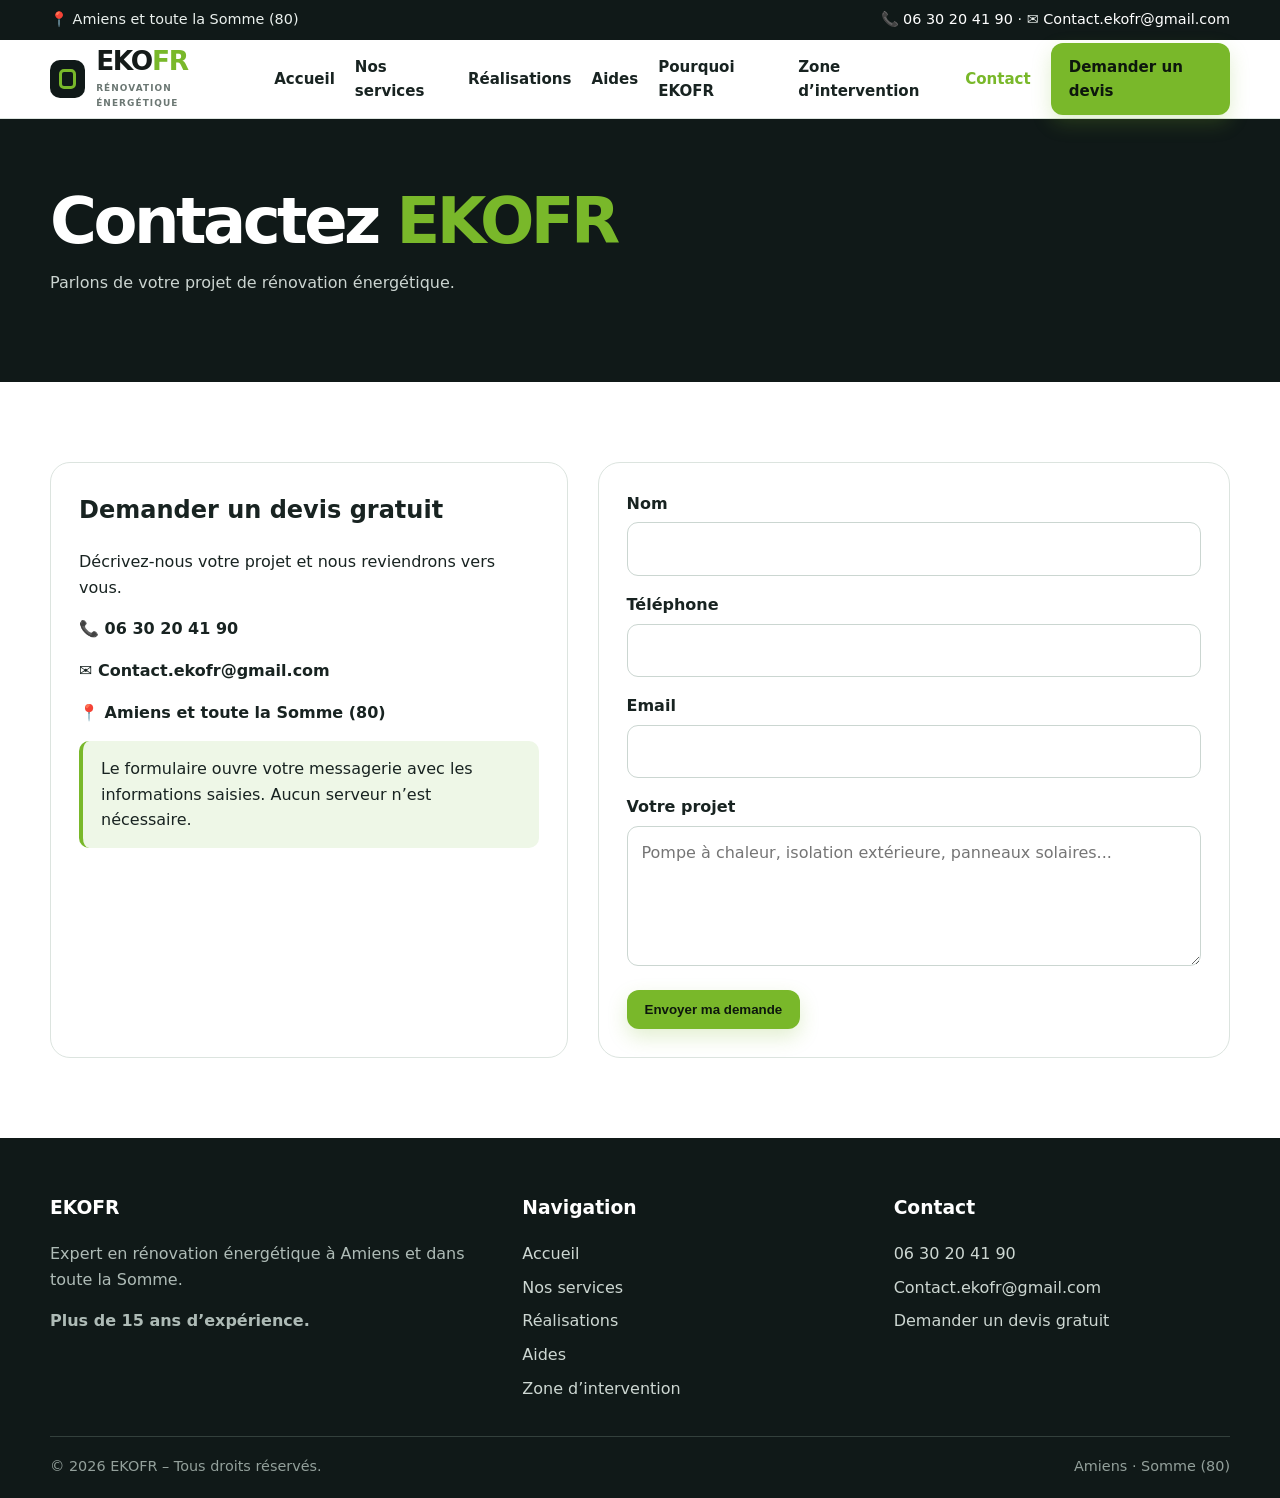
<file: contact.html>
<!doctype html><html lang="fr"><head><meta charset="utf-8"><meta name="viewport" content="width=device-width,initial-scale=1">
<title>Contact | EKOFR</title><meta name="description" content="EKOFR, expert en rénovation énergétique à Amiens et dans toute la Somme : pompe à chaleur, isolation par l'extérieur et panneaux solaires.">
<link rel="icon" href="favicon.svg" type="image/svg+xml"><link rel="stylesheet" href="styles.css"></head><body>
<div class="topbar"><div class="container"><span>📍 Amiens et toute la Somme (80)</span><span>📞 <a href="tel:0630204190">06 30 20 41 90</a> · ✉️ <a href="mailto:Contact.ekofr@gmail.com">Contact.ekofr@gmail.com</a></span></div></div>
<header><nav class="container nav"><a class="logo" href="index.html"><span class="logo-mark"></span><span><span class="brand"><span>EKO</span>FR</span><span class="subbrand">RÉNOVATION ÉNERGÉTIQUE</span></span></a>
<button class="menu-btn" type="button" aria-expanded="false" aria-label="Ouvrir le menu">☰</button><div class="navlinks"><a class="" href="index.html">Accueil</a><a class="" href="services.html">Nos services</a><a class="" href="realisations.html">Réalisations</a><a class="" href="aides.html">Aides</a><a class="" href="a-propos.html">Pourquoi EKOFR</a><a class="" href="zone.html">Zone d’intervention</a><a class="active" href="contact.html">Contact</a><a class="cta" href="contact.html">Demander un devis</a></div></nav></header><section class="page-hero"><div class="container"><h1>Contactez <span>EKOFR</span></h1><p>Parlons de votre projet de rénovation énergétique.</p></div></section>
<section><div class="container contact-box"><div class="info"><h2>Demander un devis gratuit</h2><p>Décrivez-nous votre projet et nous reviendrons vers vous.</p><p><strong>📞 06 30 20 41 90</strong></p><p><strong>✉️ Contact.ekofr@gmail.com</strong></p><p><strong>📍 Amiens et toute la Somme (80)</strong></p><div class="notice">Le formulaire ouvre votre messagerie avec les informations saisies. Aucun serveur n’est nécessaire.</div></div>
<form action="mailto:Contact.ekofr@gmail.com" method="post" enctype="text/plain"><label for="nom">Nom</label><input id="nom" name="Nom" required><label for="tel">Téléphone</label><input id="tel" name="Téléphone" type="tel" required><label for="email">Email</label><input id="email" name="Email" type="email"><label for="projet">Votre projet</label><textarea id="projet" name="Projet" placeholder="Pompe à chaleur, isolation extérieure, panneaux solaires..."></textarea><button class="cta" type="submit" style="border:0;cursor:pointer">Envoyer ma demande</button></form></div></section>
<footer><div class="container footer-grid"><div><h3>EKOFR</h3><p>Expert en rénovation énergétique à Amiens et dans toute la Somme.</p><p><strong>Plus de 15 ans d’expérience.</strong></p></div>
<div><h3>Navigation</h3><div class="footer-links"><a href="index.html">Accueil</a><a href="services.html">Nos services</a><a href="realisations.html">Réalisations</a><a href="aides.html">Aides</a><a href="zone.html">Zone d’intervention</a></div></div>
<div><h3>Contact</h3><div class="footer-links"><a href="tel:0630204190">06 30 20 41 90</a><a href="mailto:Contact.ekofr@gmail.com">Contact.ekofr@gmail.com</a><a href="contact.html">Demander un devis gratuit</a></div></div></div>
<div class="container copyright"><span>© 2026 EKOFR – Tous droits réservés.</span><span>Amiens · Somme (80)</span></div></footer>
<a class="floating-call" href="tel:0630204190">📞 Appeler EKOFR · 06 30 20 41 90</a><script src="script.js"></script></body></html>
</file>
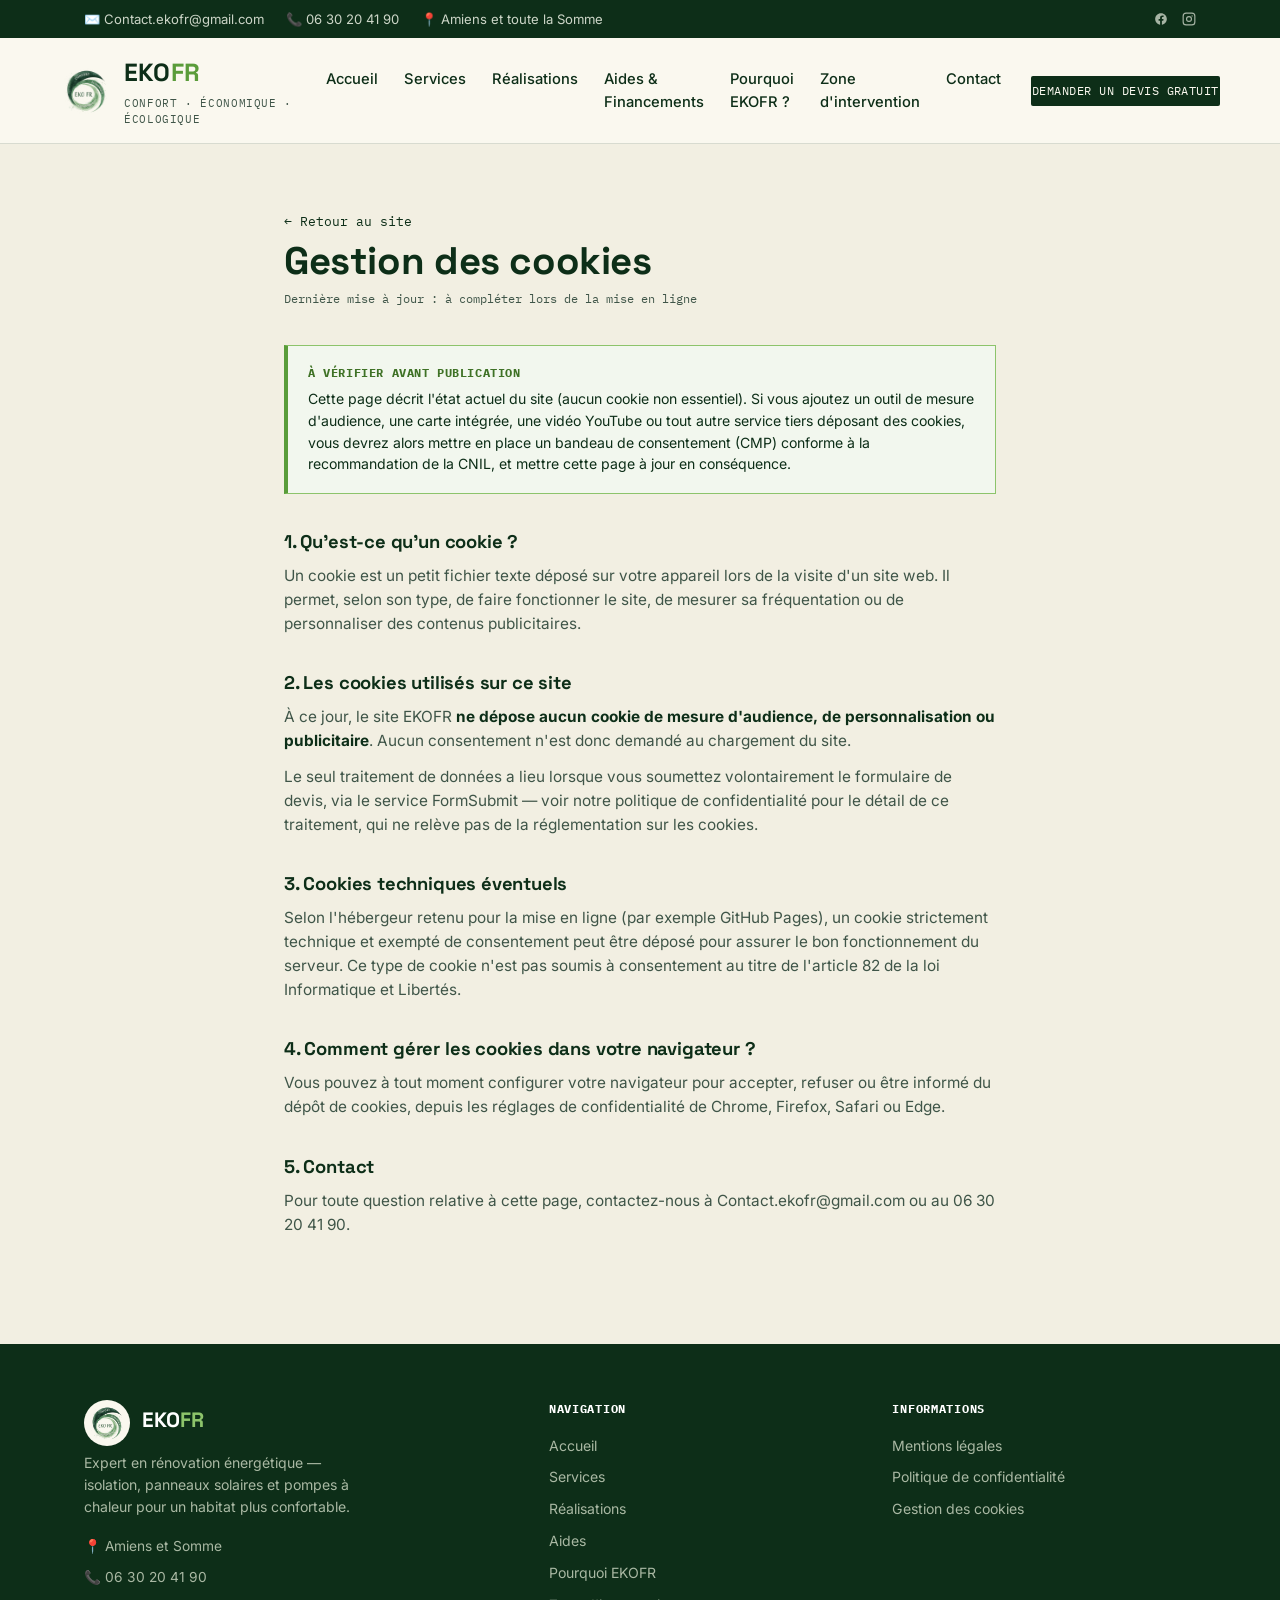
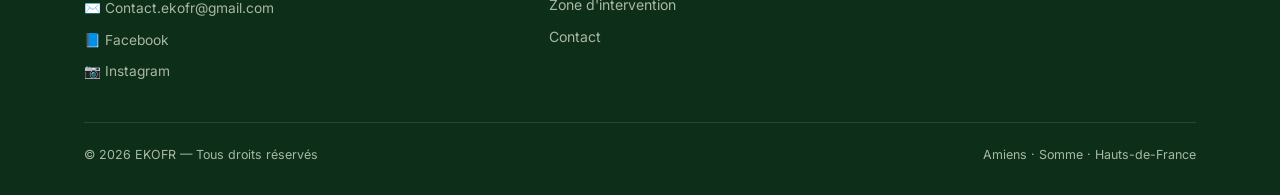
<file: cookies.html>
<!DOCTYPE html>
<html lang="fr">
<head>
<meta charset="UTF-8">
<meta name="viewport" content="width=device-width, initial-scale=1.0">
<title>Gestion des cookies | EKOFR</title>
<link rel="preconnect" href="https://fonts.googleapis.com">
<link rel="preconnect" href="https://fonts.gstatic.com" crossorigin>
<link href="https://fonts.googleapis.com/css2?family=Space+Grotesk:wght@500;600;700&family=Inter:wght@400;500;600;700&family=IBM+Plex+Mono:wght@500&display=swap" rel="stylesheet">
<style>
  :root{
    --ink:#0d2e18;
    --ink-soft:#3f5548;
    --paper:#f2efe2;
    --paper-raised:#faf8ef;
    --cool:#2f6b3f;
    --cool-deep:#0d2e18;
    --warm:#5a9c3a;
    --warm-light:#8dc46b;
    --line: rgba(13,46,24,0.14);
    --line-soft: rgba(13,46,24,0.08);
    --radius: 2px;
    --gradient-iso: linear-gradient(90deg, var(--cool) 0%, #4c8a4a 35%, var(--warm-light) 70%, var(--warm) 100%);
  }
  *{box-sizing:border-box; margin:0; padding:0;}
  html{scroll-behavior:smooth;}
  body{
    background:var(--paper);
    color:var(--ink);
    font-family:'Inter', sans-serif;
    font-size:16px;
    line-height:1.55;
    -webkit-font-smoothing:antialiased;
  }
  img{max-width:100%; display:block;}
  a{color:inherit; text-decoration:none;}
  h1,h2,h3,h4{
    font-family:'Space Grotesk', sans-serif;
    font-weight:700;
    line-height:1.08;
    letter-spacing:-0.01em;
  }
  .eyebrow{
    font-family:'IBM Plex Mono', monospace;
    font-size:0.72rem;
    letter-spacing:0.14em;
    text-transform:uppercase;
    color:var(--warm);
    display:flex;
    align-items:center;
    gap:0.6em;
  }
  .eyebrow::before{
    content:"";
    width:18px; height:2px;
    background:var(--gradient-iso);
    display:inline-block;
  }
  .wrap{
    max-width:1160px;
    margin:0 auto;
    padding:0 24px;
  }
  .iso-rule{
    height:3px;
    width:100%;
    background:var(--gradient-iso);
  }
  ::selection{ background:var(--warm-light); color:var(--ink); }
  :focus-visible{ outline:2px solid var(--warm); outline-offset:3px; }

  /* ---------- reduced motion ---------- */
  @media (prefers-reduced-motion: reduce){
    *{ animation:none !important; transition:none !important; scroll-behavior:auto !important; }
  }

  /* ---------- top contact bar ---------- */
  .topbar{
    background:var(--ink);
    color:#cdd6c8;
    font-size:0.82rem;
  }
  .topbar .wrap{
    display:flex;
    align-items:center;
    justify-content:space-between;
    padding-top:9px;
    padding-bottom:9px;
    gap:16px;
    flex-wrap:wrap;
  }
  .topbar .contact-items{
    display:flex;
    gap:22px;
    flex-wrap:wrap;
  }
  .topbar .contact-items a, .topbar .contact-items span{
    display:inline-flex;
    align-items:center;
    gap:7px;
    white-space:nowrap;
  }
  .topbar .contact-items a:hover{ color:var(--warm-light); }
  .topbar svg{ width:14px; height:14px; flex-shrink:0; }
  .topbar .socials{ display:flex; gap:14px; align-items:center; }
  .topbar .socials a{ opacity:0.8; display:inline-flex; }
  .topbar .socials a:hover{ opacity:1; }

  /* ---------- header / nav ---------- */
  header.site{
    background:var(--paper-raised);
    border-bottom:1px solid var(--line);
    position:sticky;
    top:0;
    z-index:50;
  }
  .nav-row{
    display:flex;
    align-items:center;
    justify-content:space-between;
    padding:16px 0;
  }
  .logo-block{ display:flex; flex-direction:row; align-items:center; gap:12px; }
  .logo-block .logo-mark{ width:52px; height:52px; flex-shrink:0; display:block; }
  .logo-block .logo-text{ display:flex; flex-direction:column; }
  .footer-logo-row{ display:flex; align-items:center; gap:12px; margin-bottom:6px; }
  .footer-logo-row .logo-mark{
    width:46px; height:46px; flex-shrink:0; display:block;
    background:var(--paper-raised);
    border-radius:50%;
    padding:3px;
  }
  .footer-logo-row .name{ margin-bottom:0; }
  .logo-block .name{
    font-family:'Space Grotesk', sans-serif;
    font-weight:700;
    font-size:1.55rem;
    letter-spacing:0.01em;
    color:var(--cool-deep);
  }
  .name-accent{ color:var(--warm); }
  .footer-logo-row .name .name-accent{ color:var(--warm-light); }
  .logo-block .tagline{
    font-family:'IBM Plex Mono', monospace;
    font-size:0.66rem;
    letter-spacing:0.06em;
    color:var(--ink-soft);
    text-transform:uppercase;
    margin-top:2px;
  }
  nav.desktop-nav{
    display:flex;
    align-items:center;
    gap:30px;
  }
  nav.desktop-nav ul{
    list-style:none;
    display:flex;
    gap:26px;
    font-size:0.92rem;
    font-weight:500;
  }
  nav.desktop-nav a{ position:relative; padding:4px 0; }
  nav.desktop-nav a::after{
    content:"";
    position:absolute; left:0; right:0; bottom:-2px;
    height:2px;
    background:var(--gradient-iso);
    transform:scaleX(0);
    transform-origin:left;
    transition:transform 0.25s ease;
  }
  nav.desktop-nav a:hover::after{ transform:scaleX(1); }

  .btn{
    display:inline-flex;
    align-items:center;
    gap:8px;
    font-family:'IBM Plex Mono', monospace;
    font-size:0.78rem;
    letter-spacing:0.04em;
    text-transform:uppercase;
    padding:12px 20px;
    border-radius:var(--radius);
    border:1px solid transparent;
    cursor:pointer;
    white-space:nowrap;
  }
  .btn-primary{
    background:var(--ink);
    color:var(--paper-raised);
  }
  .btn-primary:hover{ background:var(--cool-deep); }
  .btn-outline{
    background:transparent;
    border-color:var(--ink);
    color:var(--ink);
  }
  .btn-outline:hover{ background:var(--ink); color:var(--paper-raised); }
  .btn-warm{ background:var(--warm); color:#fff; }
  .btn-warm:hover{ background:#3f7226; }

  .burger{
    display:none;
    background:none; border:none;
    flex-direction:column;
    gap:5px;
    cursor:pointer;
    padding:8px;
  }
  .burger span{
    width:24px; height:2px;
    background:var(--ink);
    display:block;
    transition:transform 0.2s ease, opacity 0.2s ease;
  }
  .mobile-nav{
    display:none;
    flex-direction:column;
    background:var(--paper-raised);
    border-top:1px solid var(--line);
    padding:10px 24px 24px;
  }
  .mobile-nav.open{ display:flex; }
  .mobile-nav a{
    padding:14px 0;
    border-bottom:1px solid var(--line-soft);
    font-weight:600;
    font-size:1rem;
    text-transform:uppercase;
    letter-spacing:0.03em;
    font-family:'Space Grotesk', sans-serif;
  }
  .mobile-nav .btn{ margin-top:18px; justify-content:center; }

  /* ---------- hero ---------- */
  .hero{
    position:relative;
    overflow:hidden;
  }
  .hero .wrap{
    display:block;
    padding-top:48px;
    padding-bottom:56px;
  }
  .hero-banner{
    border-radius:22px;
    overflow:hidden;
    margin:20px 0 28px;
    box-shadow:0 8px 28px rgba(13,46,24,0.16);
  }
  .hero-banner img{
    width:100%;
    height:auto;
    display:block;
  }
  .hero-cta-row{ justify-content:center; }
  .hero h1{
    font-size:clamp(2.4rem, 4.6vw, 3.6rem);
    margin-bottom:20px;
  }
  .hero h1 .accent{
    background:var(--gradient-iso);
    -webkit-background-clip:text;
    background-clip:text;
    color:transparent;
  }
  .hero .lede{
    font-size:1.1rem;
    color:var(--ink-soft);
    max-width:46ch;
    margin-bottom:14px;
  }
  .hero .sub{
    font-size:0.95rem;
    color:var(--ink-soft);
    max-width:48ch;
    margin-bottom:28px;
  }
  .pillars{
    display:flex;
    gap:22px;
    list-style:none;
    margin-bottom:22px;
    flex-wrap:wrap;
  }
  .pillars li{
    display:flex;
    align-items:center;
    gap:8px;
    font-family:'IBM Plex Mono', monospace;
    font-size:0.82rem;
    letter-spacing:0.04em;
    text-transform:uppercase;
    color:var(--ink);
  }
  .pillars .dot{
    width:9px; height:9px;
    border-radius:50%;
    display:inline-block;
  }
  .pillars .dot-1{ background:var(--cool-deep); }
  .pillars .dot-2{ background:var(--cool); }
  .pillars .dot-3{ background:var(--warm-light); }
  .kicker{
    font-family:'Space Grotesk', sans-serif;
    font-weight:700;
    font-size:1.05rem;
    color:var(--cool-deep);
    margin-bottom:14px;
  }
  .engage-grid{
    display:grid;
    grid-template-columns:repeat(3, 1fr);
    gap:1px;
    background:var(--line);
    border:1px solid var(--line);
  }
  .engage-card{
    background:var(--paper-raised);
    padding:36px 30px;
    display:flex; flex-direction:column;
    gap:14px;
  }
  .engage-card .emoji-icon{
    font-size:1.9rem;
    line-height:1;
  }
  .engage-card h3{ font-size:1.2rem; }
  .engage-card p{ color:var(--ink-soft); font-size:0.94rem; }
  .hero .loc{
    font-family:'IBM Plex Mono', monospace;
    font-size:0.82rem;
    color:var(--ink);
    margin-bottom:28px;
    display:flex; align-items:center; gap:8px;
  }
  .hero .cta-row{ display:flex; gap:14px; flex-wrap:wrap; }

  .hero-art{
    position:relative;
    aspect-ratio:4/3.1;
    border-radius:22px;
    overflow:hidden;
    display:flex;
    background:linear-gradient(135deg, var(--cool-deep), var(--cool) 45%, var(--warm-light) 78%, var(--warm) 100%);
  }
  .hero-art img{
    width:100%; height:100%;
    object-fit:cover;
    display:block;
  }
  .hero-third{
    position:relative;
    flex:1 1 33.333%;
    overflow:hidden;
  }
  .hero-third::before{
    content:"";
    position:absolute; inset:0;
    background:linear-gradient(0deg, rgba(23,36,44,0.6), rgba(23,36,44,0) 42%);
    z-index:1;
  }
  .hero-third + .hero-third{
    border-left:2px solid rgba(250,248,239,0.5);
  }
  .hero-third .third-label{
    position:absolute;
    bottom:12px; left:10px; right:10px;
    z-index:2;
    color:#fff;
    font-family:'IBM Plex Mono', monospace;
    font-size:0.62rem;
    letter-spacing:0.04em;
    text-transform:uppercase;
  }
  .hero-art .badge{
    position:absolute; top:16px; right:16px;
    background:var(--paper-raised);
    color:var(--ink);
    font-family:'IBM Plex Mono', monospace;
    font-size:0.68rem;
    padding:7px 11px;
    letter-spacing:0.04em;
  }

  /* ---------- section shell ---------- */
  section{ padding:76px 0; }
  section.alt{ background:var(--paper-raised); border-top:1px solid var(--line-soft); border-bottom:1px solid var(--line-soft); }
  .section-head{ max-width:640px; margin-bottom:44px; }
  .section-head h2{ font-size:clamp(1.7rem, 3vw, 2.3rem); margin-top:10px; margin-bottom:14px; }
  .section-head p{ color:var(--ink-soft); font-size:1.02rem; }

  /* ---------- specialties ---------- */
  .spec-grid{
    display:grid;
    grid-template-columns:repeat(3, 1fr);
    gap:1px;
    background:var(--line);
    border:1px solid var(--line);
  }
  .spec-card{
    background:var(--paper-raised);
    padding:36px 30px;
    display:flex; flex-direction:column;
    gap:16px;
  }
  .spec-card .icon-box{
    width:52px; height:52px;
    display:flex; align-items:center; justify-content:center;
    background:var(--ink);
    color:var(--paper-raised);
  }
  .spec-card:nth-child(1) .icon-box{ background:var(--cool-deep); }
  .spec-card:nth-child(2) .icon-box{ background:var(--warm); }
  .spec-card:nth-child(3) .icon-box{ background:var(--ink); }
  .spec-card .icon-box svg{ width:26px; height:26px; }
  .spec-card h3{ font-size:1.28rem; }
  .spec-card p{ color:var(--ink-soft); font-size:0.95rem; flex-grow:1; }
  .spec-card .more{
    font-family:'IBM Plex Mono', monospace;
    font-size:0.76rem;
    text-transform:uppercase;
    letter-spacing:0.05em;
    display:inline-flex; align-items:center; gap:6px;
    color:var(--ink);
    border-bottom:1px solid var(--ink);
    align-self:flex-start;
    padding-bottom:2px;
  }
  .spec-card .more:hover{ color:var(--warm); border-color:var(--warm); }

  /* ---------- why ---------- */
  .why-grid{
    display:grid;
    grid-template-columns:repeat(3, 1fr);
    gap:28px 36px;
  }
  .why-item{
    display:flex; gap:14px; align-items:flex-start;
    padding-top:18px;
    border-top:2px solid var(--line);
  }
  .why-item .num{
    font-family:'IBM Plex Mono', monospace;
    font-size:0.78rem;
    color:var(--warm);
  }
  .why-item h4{ font-size:1.02rem; font-weight:600; font-family:'Inter'; }

  /* ---------- gallery ---------- */
  .filter-row{
    display:flex; gap:10px; flex-wrap:wrap; margin-bottom:32px;
  }
  .filter-btn{
    font-family:'IBM Plex Mono', monospace;
    font-size:0.76rem;
    text-transform:uppercase;
    letter-spacing:0.04em;
    padding:9px 16px;
    border:1px solid var(--line);
    background:transparent;
    color:var(--ink-soft);
    cursor:pointer;
    border-radius:var(--radius);
  }
  .filter-btn.active{
    background:var(--ink);
    border-color:var(--ink);
    color:var(--paper-raised);
  }
  .gal-grid{
    display:grid;
    grid-template-columns:repeat(3, 1fr);
    gap:20px;
  }
  .gal-card{
    position:relative;
    aspect-ratio:5/4;
    overflow:hidden;
    background:var(--ink);
    display:flex; align-items:flex-end;
    border-radius:16px;
  }
  .gal-card > img{
    position:absolute; inset:0;
    width:100%; height:100%;
    object-fit:cover;
    display:block;
  }
  .gal-card.pair{ align-items:stretch; }
  .gal-half{
    position:relative;
    flex:1 1 50%;
    overflow:hidden;
  }
  .gal-half img{
    width:100%; height:100%;
    object-fit:cover;
    display:block;
  }
  .gal-half::after{
    content:attr(data-label);
    position:absolute;
    top:10px; left:10px;
    background:rgba(23,36,44,0.82);
    color:#fff;
    font-family:'IBM Plex Mono', monospace;
    font-size:0.64rem;
    letter-spacing:0.06em;
    text-transform:uppercase;
    padding:5px 9px;
  }
  .gal-half.after::after{ background:var(--warm); }
  .gal-card.pair::before{
    content:"";
    position:absolute;
    top:0; bottom:0; left:50%;
    width:3px;
    margin-left:-1.5px;
    background:var(--gradient-iso);
    z-index:2;
  }
  .gal-overlay{
    width:100%;
    background:linear-gradient(0deg, rgba(23,36,44,0.86), rgba(23,36,44,0));
    padding:16px;
    color:#fff;
  }
  .gal-overlay .cat{
    font-family:'IBM Plex Mono', monospace;
    font-size:0.66rem;
    text-transform:uppercase;
    letter-spacing:0.06em;
    opacity:0.85;
    margin-bottom:4px;
  }
  .gal-overlay .title{ font-family:'Space Grotesk'; font-weight:600; font-size:1rem; }
  .gal-card.hide{ display:none; }
  .gal-note{
    margin-top:20px;
    font-size:0.85rem;
    color:var(--ink-soft);
    font-style:italic;
  }

  /* ---------- method ---------- */
  .method-grid{
    display:grid;
    grid-template-columns:repeat(4, 1fr);
    gap:0;
    position:relative;
  }
  .method-grid::before{
    content:"";
    position:absolute;
    top:26px; left:0; right:0;
    height:2px;
    background:var(--gradient-iso);
    z-index:0;
  }
  .method-step{
    position:relative;
    z-index:1;
    padding-right:24px;
  }
  .method-step .dial{
    width:52px; height:52px;
    border-radius:50%;
    background:var(--paper-raised);
    border:2px solid var(--ink);
    display:flex; align-items:center; justify-content:center;
    font-family:'IBM Plex Mono', monospace;
    font-weight:500;
    font-size:0.85rem;
    margin-bottom:20px;
  }
  .method-step:nth-child(1) .dial{ border-color:var(--cool-deep); color:var(--cool-deep); }
  .method-step:nth-child(2) .dial{ border-color:var(--cool); color:var(--cool); }
  .method-step:nth-child(3) .dial{ border-color:var(--warm-light); color:#3f7226; }
  .method-step:nth-child(4) .dial{ border-color:var(--warm); color:var(--warm); }
  .method-step h4{ font-size:1.08rem; margin-bottom:8px; }
  .method-step p{ color:var(--ink-soft); font-size:0.92rem; }

  /* ---------- aides ---------- */
  .aides-box{
    background:var(--ink);
    color:var(--paper);
    padding:52px 48px;
    display:grid;
    grid-template-columns:1.4fr 1fr;
    gap:40px;
    align-items:center;
  }
  .aides-box h2{ color:#fff; font-size:1.9rem; margin-bottom:16px; }
  .aides-box p{ color:#cdd6c8; margin-bottom:0; }
  .aides-box .note{
    font-family:'IBM Plex Mono', monospace;
    font-size:0.76rem;
    color:var(--warm-light);
    border-left:2px solid var(--warm);
    padding-left:14px;
    line-height:1.6;
  }
  .aides-box .btn{ margin-top:22px; }

  /* ---------- zone ---------- */
  .zone-wrap{
    display:grid;
    grid-template-columns:1fr 1fr;
    gap:48px;
    align-items:center;
  }
  .zone-map{
    aspect-ratio:1/0.9;
    background:var(--paper-raised);
    border:1px solid var(--line);
    position:relative;
    overflow:hidden;
  }
  .zone-towns{
    display:flex; flex-wrap:wrap; gap:10px;
    margin-top:22px; margin-bottom:28px;
  }
  .zone-towns span{
    font-family:'IBM Plex Mono', monospace;
    font-size:0.78rem;
    padding:7px 12px;
    border:1px solid var(--line);
    color:var(--ink-soft);
  }
  .zone-towns span.main{
    background:var(--ink); color:var(--paper-raised); border-color:var(--ink);
  }

  /* ---------- cta band ---------- */
  .cta-band{
    background:linear-gradient(100deg, var(--cool-deep), var(--cool) 45%, var(--warm) 100%);
    color:#fff;
    text-align:center;
    padding:80px 24px;
  }
  .cta-band h2{ color:#fff; font-size:clamp(1.8rem, 3.6vw, 2.6rem); margin-bottom:14px; }
  .cta-band p{ opacity:0.92; margin-bottom:30px; font-size:1.05rem; }
  .cta-band .contacts{
    display:flex; justify-content:center; gap:28px; flex-wrap:wrap;
    margin-bottom:30px;
    font-family:'IBM Plex Mono', monospace;
    font-size:0.92rem;
  }
  .cta-band .contacts a{ display:inline-flex; gap:8px; align-items:center; }
  .cta-band .btn-warm{ background:#fff; color:var(--ink); }
  .cta-band .btn-warm:hover{ background:var(--paper); }

  /* ---------- form ---------- */
  .form-grid{
    display:grid;
    grid-template-columns:1fr 1fr;
    gap:60px;
  }
  .form-side h2{ font-size:2rem; margin-bottom:16px; }
  .form-side p{ color:var(--ink-soft); margin-bottom:24px; }
  .form-side .contact-mini{
    display:flex; flex-direction:column; gap:14px;
    font-family:'IBM Plex Mono', monospace;
    font-size:0.88rem;
  }
  .form-side .contact-mini a{ display:flex; gap:10px; align-items:center; }

  form.devis{ display:flex; flex-direction:column; gap:18px; }
  .field-row{ display:grid; grid-template-columns:1fr 1fr; gap:18px; }
  .field label{
    display:block;
    font-family:'IBM Plex Mono', monospace;
    font-size:0.72rem;
    text-transform:uppercase;
    letter-spacing:0.05em;
    color:var(--ink-soft);
    margin-bottom:7px;
  }
  .field input, .field textarea{
    width:100%;
    border:1px solid var(--line);
    background:var(--paper-raised);
    padding:12px 14px;
    font-family:'Inter';
    font-size:0.95rem;
    color:var(--ink);
    border-radius:var(--radius);
  }
  .field input:focus, .field textarea:focus{ border-color:var(--warm); outline:none; }
  .checks{
    display:flex; flex-wrap:wrap; gap:10px 22px;
  }
  .checks label{
    display:flex; align-items:center; gap:8px;
    font-size:0.9rem;
    text-transform:none;
    letter-spacing:0;
    font-family:'Inter';
    color:var(--ink);
  }
  .checks input{ width:16px; height:16px; accent-color:var(--warm); }
  form.devis .btn{ align-self:flex-start; margin-top:6px; }

  /* ---------- footer ---------- */
  footer.site{
    background:var(--ink);
    color:#a9b8a3;
    padding-top:56px;
  }
  .footer-grid{
    display:grid;
    grid-template-columns:1.4fr 1fr 1fr;
    gap:40px;
    padding-bottom:40px;
    border-bottom:1px solid rgba(255,255,255,0.12);
  }
  footer.site h5{
    color:#fff;
    font-family:'IBM Plex Mono', monospace;
    font-size:0.74rem;
    text-transform:uppercase;
    letter-spacing:0.06em;
    margin-bottom:16px;
  }
  footer.site .name{
    font-family:'Space Grotesk'; font-weight:700; color:#fff; font-size:1.3rem; margin-bottom:6px;
  }
  footer.site .desc{ font-size:0.88rem; margin-bottom:18px; max-width:32ch; }
  footer.site .contact-list{ display:flex; flex-direction:column; gap:10px; font-size:0.86rem; }
  footer.site .contact-list a{ display:flex; gap:9px; align-items:center; }
  footer.site .contact-list a:hover{ color:#fff; }
  footer.site ul{ list-style:none; display:flex; flex-direction:column; gap:10px; font-size:0.88rem; }
  footer.site ul a:hover{ color:#fff; }
  .footer-bottom{
    display:flex; justify-content:space-between; align-items:center;
    padding:22px 0 30px;
    font-size:0.78rem;
    flex-wrap:wrap; gap:10px;
  }

  /* ---------- responsive ---------- */
  @media (max-width: 900px){
    nav.desktop-nav{ display:none; }
    .burger{ display:flex; }
    .hero .wrap{ grid-template-columns:1fr; padding-top:40px; padding-bottom:40px; }
    .hero-art{ order:-1; }
    .spec-grid{ grid-template-columns:1fr; }
    .why-grid{ grid-template-columns:1fr 1fr; }
    .gal-grid{ grid-template-columns:1fr 1fr; }
    .method-grid{ grid-template-columns:1fr 1fr; gap:32px 20px; }
    .method-grid::before{ display:none; }
    .aides-box{ grid-template-columns:1fr; padding:36px 26px; }
    .zone-wrap{ grid-template-columns:1fr; }
    .form-grid{ grid-template-columns:1fr; gap:36px; }
    .footer-grid{ grid-template-columns:1fr; gap:30px; }
    .topbar .wrap{ font-size:0.76rem; }
  }
  @media (max-width: 560px){
    .why-grid{ grid-template-columns:1fr; }
    .gal-grid{ grid-template-columns:1fr; }
    .field-row{ grid-template-columns:1fr; }
    .cta-band .contacts{ flex-direction:column; gap:14px; }
    section{ padding:56px 0; }
  }

  .legal-wrap{ max-width:760px; margin:0 auto; padding:64px 24px 96px; }
  .legal-wrap h1{ font-size:clamp(1.8rem,3.4vw,2.4rem); margin-bottom:8px; }
  .legal-wrap .updated{ font-family:'IBM Plex Mono', monospace; font-size:0.76rem; color:var(--ink-soft); margin-bottom:36px; }
  .legal-wrap h2{ font-size:1.15rem; margin-top:38px; margin-bottom:12px; font-family:'Space Grotesk'; }
  .legal-wrap p, .legal-wrap li{ color:var(--ink-soft); font-size:0.96rem; margin-bottom:12px; }
  .legal-wrap ul{ padding-left:20px; margin-bottom:12px; }
  .legal-wrap strong{ color:var(--ink); }
  .todo-box{
    background:#f2f7ee;
    border:1px solid var(--warm-light);
    border-left:4px solid var(--warm);
    padding:18px 20px;
    margin-bottom:32px;
    font-size:0.88rem;
    color:var(--ink);
  }
  .todo-box strong{ display:block; margin-bottom:6px; font-family:'IBM Plex Mono', monospace; font-size:0.74rem; text-transform:uppercase; letter-spacing:0.05em; color:#3f7226; }
  .placeholder{ background:#e6f0dd; padding:1px 5px; border-radius:2px; }
  .legal-fineprint{
    text-transform: lowercase;
    font-size: 0.72rem;
    letter-spacing: 0.01em;
  }
  .back-link{ display:inline-flex; align-items:center; gap:6px; font-family:'IBM Plex Mono', monospace; font-size:0.8rem; margin-bottom:8px; }
</style>
</head>
<body>

<div class="topbar">
  <div class="wrap">
    <div class="contact-items">
      <a href="mailto:Contact.ekofr@gmail.com">✉️ Contact.ekofr@gmail.com</a>
      <a href="tel:0630204190">📞 06 30 20 41 90</a>
      <span>📍 Amiens et toute la Somme</span>
    </div>
    <div class="socials">
      <a href="https://www.facebook.com/share/19XiienBEm/" aria-label="Facebook" target="_blank" rel="noopener">
        <svg width="15" height="15" viewBox="0 0 24 24" fill="currentColor"><path d="M22 12.06C22 6.5 17.52 2 12 2S2 6.5 2 12.06c0 5 3.66 9.15 8.44 9.94v-7.03H7.9v-2.91h2.54V9.85c0-2.5 1.49-3.89 3.77-3.89 1.09 0 2.24.2 2.24.2v2.46h-1.26c-1.24 0-1.63.77-1.63 1.56v1.88h2.78l-.45 2.91h-2.33V22c4.78-.79 8.44-4.94 8.44-9.94z"/></svg>
      </a>
      <a href="https://instagram.com/ekofr80" aria-label="Instagram" target="_blank" rel="noopener">
        <svg width="15" height="15" viewBox="0 0 24 24" fill="none" stroke="currentColor" stroke-width="2"><rect x="2" y="2" width="20" height="20" rx="5"/><circle cx="12" cy="12" r="4.2"/><circle cx="17.3" cy="6.7" r="1.1" fill="currentColor" stroke="none"/></svg>
      </a>
    </div>
  </div>
</div>
<header class="site">
  <div class="wrap nav-row">
    <a href="index.html" class="logo-block">
      <img class="logo-mark" src="[data-uri]" alt="Logo EKOFR">
      <span class="logo-text">
        <span class="name">EKO<span class="name-accent">FR</span></span>
        <span class="tagline">Confort · Économique · Écologique</span>
      </span>
    </a>
    <nav class="desktop-nav">
      <ul>
        <li><a href="index.html#accueil">Accueil</a></li>
        <li><a href="index.html#services">Services</a></li>
        <li><a href="index.html#realisations">Réalisations</a></li>
        <li><a href="index.html#aides">Aides &amp; Financements</a></li>
        <li><a href="index.html#pourquoi">Pourquoi EKOFR ?</a></li>
        <li><a href="index.html#zone">Zone d'intervention</a></li>
        <li><a href="index.html#contact">Contact</a></li>
      </ul>
      <a href="index.html#contact" class="btn btn-primary">Demander un devis gratuit</a>
    </nav>
  </div>
</header>

<main class="legal-wrap">
  <a href="index.html" class="back-link">← Retour au site</a>
  <h1>Gestion des cookies</h1>
  <p class="updated">Dernière mise à jour : à compléter lors de la mise en ligne</p>

  <div class="todo-box">
    <strong>À vérifier avant publication</strong>
    Cette page décrit l'état actuel du site (aucun cookie non essentiel). Si vous ajoutez un
    outil de mesure d'audience, une carte intégrée, une vidéo YouTube ou tout autre service tiers
    déposant des cookies, vous devrez alors mettre en place un bandeau de consentement (CMP)
    conforme à la recommandation de la CNIL, et mettre cette page à jour en conséquence.
  </div>

  <h2>1. Qu'est-ce qu'un cookie ?</h2>
  <p>
    Un cookie est un petit fichier texte déposé sur votre appareil lors de la visite d'un site
    web. Il permet, selon son type, de faire fonctionner le site, de mesurer sa fréquentation ou
    de personnaliser des contenus publicitaires.
  </p>

  <h2>2. Les cookies utilisés sur ce site</h2>
  <p>
    À ce jour, le site EKOFR <strong>ne dépose aucun cookie de mesure d'audience, de
    personnalisation ou publicitaire</strong>. Aucun consentement n'est donc demandé au chargement
    du site.
  </p>
  <p>
    Le seul traitement de données a lieu lorsque vous soumettez volontairement le formulaire de
    devis, via le service FormSubmit — voir notre
    <a href="confidentialite.html">politique de confidentialité</a> pour le détail de ce
    traitement, qui ne relève pas de la réglementation sur les cookies.
  </p>

  <h2>3. Cookies techniques éventuels</h2>
  <p>
    Selon l'hébergeur retenu pour la mise en ligne (par exemple GitHub Pages), un cookie
    strictement technique et exempté de consentement peut être déposé pour assurer le bon
    fonctionnement du serveur. Ce type de cookie n'est pas soumis à consentement au titre de
    l'article 82 de la loi Informatique et Libertés.
  </p>

  <h2>4. Comment gérer les cookies dans votre navigateur ?</h2>
  <p>
    Vous pouvez à tout moment configurer votre navigateur pour accepter, refuser ou être informé
    du dépôt de cookies, depuis les réglages de confidentialité de Chrome, Firefox, Safari ou
    Edge.
  </p>

  <h2>5. Contact</h2>
  <p>
    Pour toute question relative à cette page, contactez-nous à Contact.ekofr@gmail.com ou au
    06 30 20 41 90.
  </p>
</main>

<footer class="site">
  <div class="wrap">
    <div class="footer-grid">
      <div>
        <div class="footer-logo-row">
          <img class="logo-mark" src="[data-uri]" alt="Logo EKOFR">
          <div class="name">EKO<span class="name-accent">FR</span></div>
        </div>
        <p class="desc">Expert en rénovation énergétique — isolation, panneaux solaires et pompes à chaleur pour un habitat plus confortable.</p>
        <div class="contact-list">
          <a href="#">📍 Amiens et Somme</a>
          <a href="tel:0630204190">📞 06 30 20 41 90</a>
          <a href="mailto:Contact.ekofr@gmail.com">✉️ Contact.ekofr@gmail.com</a>
          <a href="https://www.facebook.com/share/19XiienBEm/" target="_blank" rel="noopener">📘 Facebook</a>
          <a href="https://instagram.com/ekofr80" target="_blank" rel="noopener">📷 Instagram</a>
        </div>
      </div>
      <div>
        <h5>Navigation</h5>
        <ul>
          <li><a href="index.html#accueil">Accueil</a></li>
          <li><a href="index.html#services">Services</a></li>
          <li><a href="index.html#realisations">Réalisations</a></li>
          <li><a href="index.html#aides">Aides</a></li>
          <li><a href="index.html#pourquoi">Pourquoi EKOFR</a></li>
          <li><a href="index.html#zone">Zone d'intervention</a></li>
          <li><a href="index.html#contact">Contact</a></li>
        </ul>
      </div>
      <div>
        <h5>Informations</h5>
        <ul>
          <li><a href="mentions-legales.html">Mentions légales</a></li>
          <li><a href="confidentialite.html">Politique de confidentialité</a></li>
          <li><a href="cookies.html">Gestion des cookies</a></li>
        </ul>
      </div>
    </div>
    <div class="footer-bottom">
      <span>© 2026 EKOFR — Tous droits réservés</span>
      <span>Amiens · Somme · Hauts-de-France</span>
    </div>
  </div>
</footer>
</body>
</html>
</file>
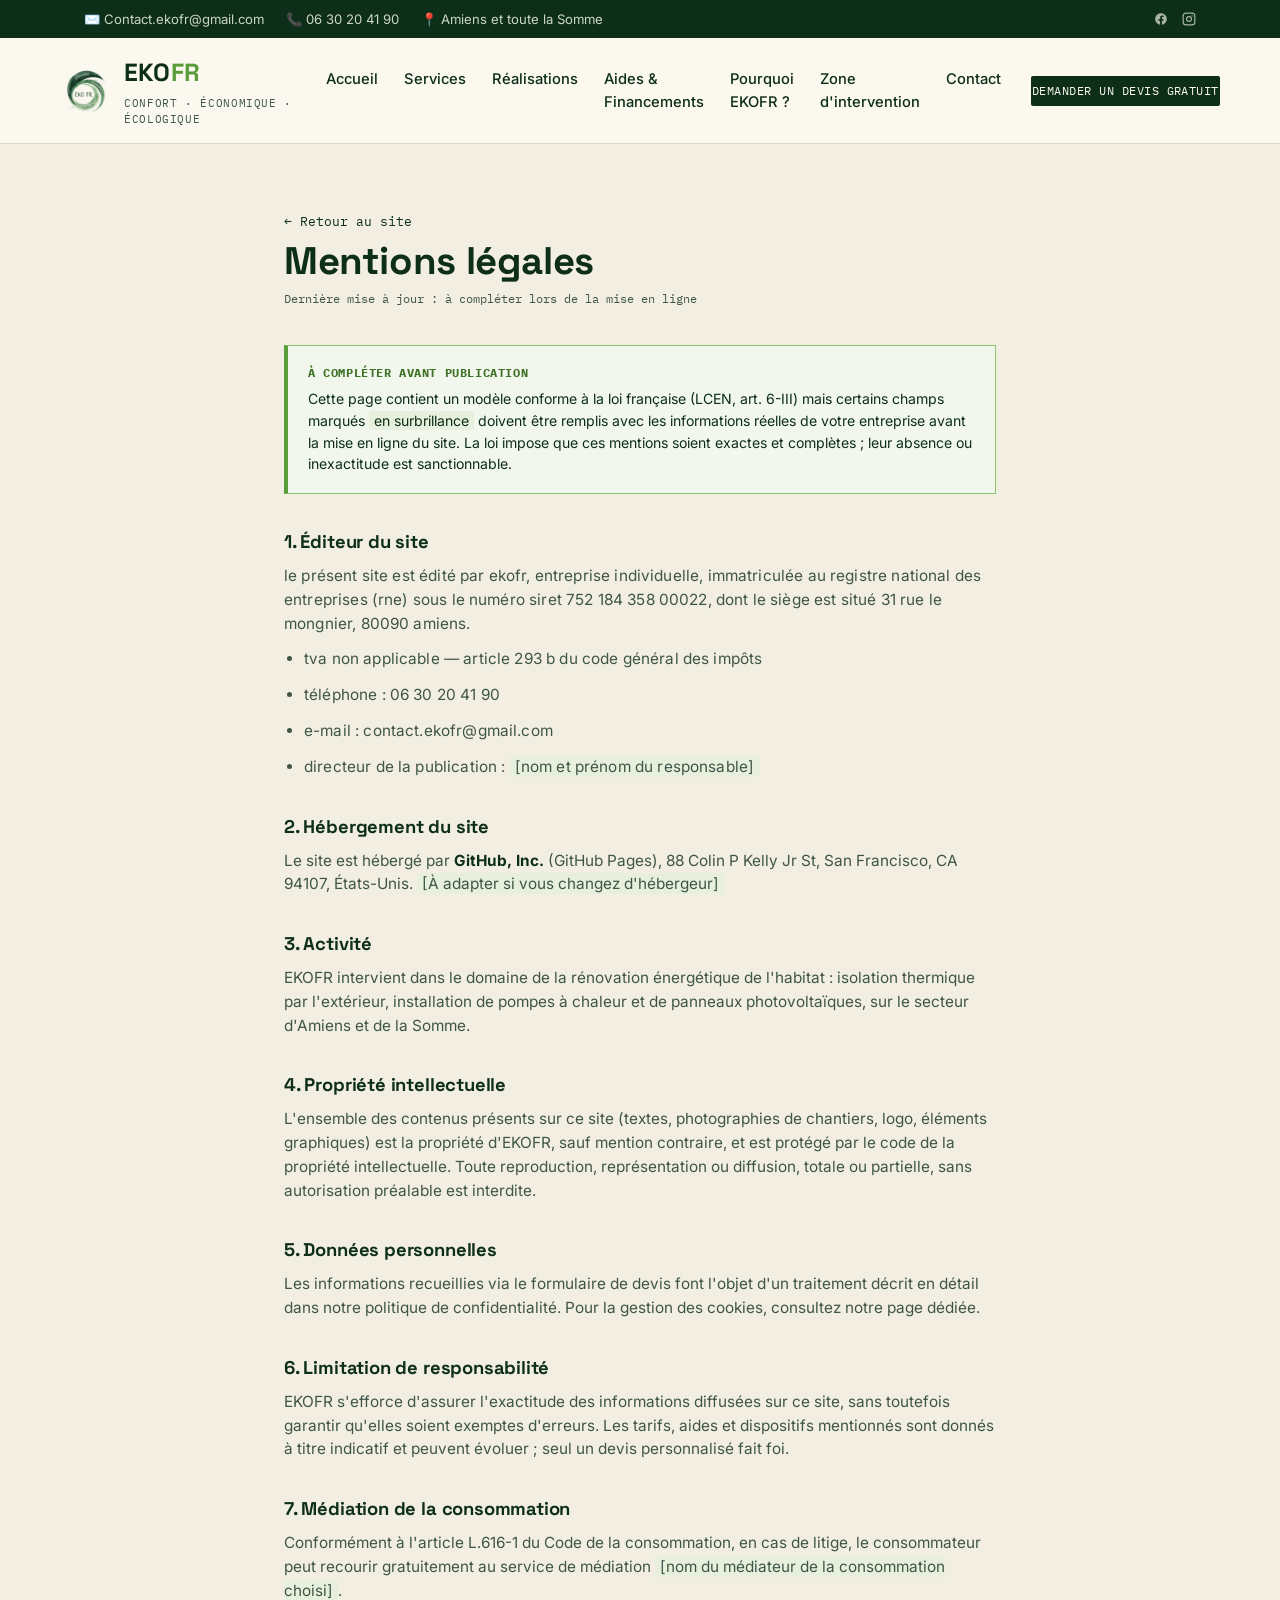
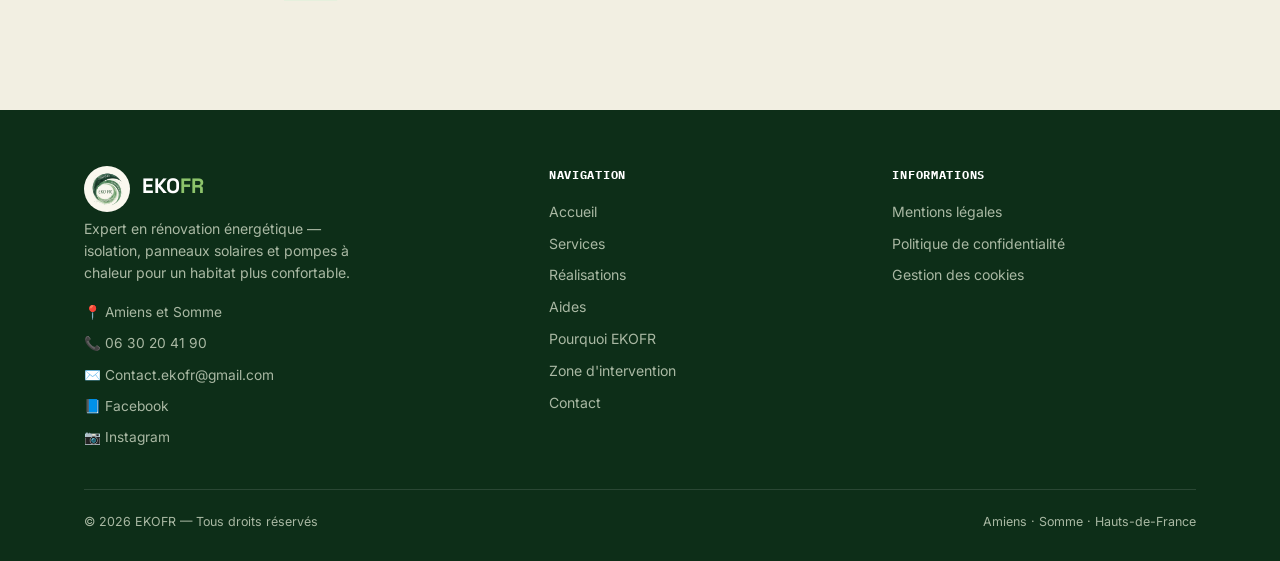
<file: mentions-legales.html>
<!DOCTYPE html>
<html lang="fr">
<head>
<meta charset="UTF-8">
<meta name="viewport" content="width=device-width, initial-scale=1.0">
<title>Mentions légales | EKOFR</title>
<link rel="preconnect" href="https://fonts.googleapis.com">
<link rel="preconnect" href="https://fonts.gstatic.com" crossorigin>
<link href="https://fonts.googleapis.com/css2?family=Space+Grotesk:wght@500;600;700&family=Inter:wght@400;500;600;700&family=IBM+Plex+Mono:wght@500&display=swap" rel="stylesheet">
<style>
  :root{
    --ink:#0d2e18;
    --ink-soft:#3f5548;
    --paper:#f2efe2;
    --paper-raised:#faf8ef;
    --cool:#2f6b3f;
    --cool-deep:#0d2e18;
    --warm:#5a9c3a;
    --warm-light:#8dc46b;
    --line: rgba(13,46,24,0.14);
    --line-soft: rgba(13,46,24,0.08);
    --radius: 2px;
    --gradient-iso: linear-gradient(90deg, var(--cool) 0%, #4c8a4a 35%, var(--warm-light) 70%, var(--warm) 100%);
  }
  *{box-sizing:border-box; margin:0; padding:0;}
  html{scroll-behavior:smooth;}
  body{
    background:var(--paper);
    color:var(--ink);
    font-family:'Inter', sans-serif;
    font-size:16px;
    line-height:1.55;
    -webkit-font-smoothing:antialiased;
  }
  img{max-width:100%; display:block;}
  a{color:inherit; text-decoration:none;}
  h1,h2,h3,h4{
    font-family:'Space Grotesk', sans-serif;
    font-weight:700;
    line-height:1.08;
    letter-spacing:-0.01em;
  }
  .eyebrow{
    font-family:'IBM Plex Mono', monospace;
    font-size:0.72rem;
    letter-spacing:0.14em;
    text-transform:uppercase;
    color:var(--warm);
    display:flex;
    align-items:center;
    gap:0.6em;
  }
  .eyebrow::before{
    content:"";
    width:18px; height:2px;
    background:var(--gradient-iso);
    display:inline-block;
  }
  .wrap{
    max-width:1160px;
    margin:0 auto;
    padding:0 24px;
  }
  .iso-rule{
    height:3px;
    width:100%;
    background:var(--gradient-iso);
  }
  ::selection{ background:var(--warm-light); color:var(--ink); }
  :focus-visible{ outline:2px solid var(--warm); outline-offset:3px; }

  /* ---------- reduced motion ---------- */
  @media (prefers-reduced-motion: reduce){
    *{ animation:none !important; transition:none !important; scroll-behavior:auto !important; }
  }

  /* ---------- top contact bar ---------- */
  .topbar{
    background:var(--ink);
    color:#cdd6c8;
    font-size:0.82rem;
  }
  .topbar .wrap{
    display:flex;
    align-items:center;
    justify-content:space-between;
    padding-top:9px;
    padding-bottom:9px;
    gap:16px;
    flex-wrap:wrap;
  }
  .topbar .contact-items{
    display:flex;
    gap:22px;
    flex-wrap:wrap;
  }
  .topbar .contact-items a, .topbar .contact-items span{
    display:inline-flex;
    align-items:center;
    gap:7px;
    white-space:nowrap;
  }
  .topbar .contact-items a:hover{ color:var(--warm-light); }
  .topbar svg{ width:14px; height:14px; flex-shrink:0; }
  .topbar .socials{ display:flex; gap:14px; align-items:center; }
  .topbar .socials a{ opacity:0.8; display:inline-flex; }
  .topbar .socials a:hover{ opacity:1; }

  /* ---------- header / nav ---------- */
  header.site{
    background:var(--paper-raised);
    border-bottom:1px solid var(--line);
    position:sticky;
    top:0;
    z-index:50;
  }
  .nav-row{
    display:flex;
    align-items:center;
    justify-content:space-between;
    padding:16px 0;
  }
  .logo-block{ display:flex; flex-direction:row; align-items:center; gap:12px; }
  .logo-block .logo-mark{ width:52px; height:52px; flex-shrink:0; display:block; }
  .logo-block .logo-text{ display:flex; flex-direction:column; }
  .footer-logo-row{ display:flex; align-items:center; gap:12px; margin-bottom:6px; }
  .footer-logo-row .logo-mark{
    width:46px; height:46px; flex-shrink:0; display:block;
    background:var(--paper-raised);
    border-radius:50%;
    padding:3px;
  }
  .footer-logo-row .name{ margin-bottom:0; }
  .logo-block .name{
    font-family:'Space Grotesk', sans-serif;
    font-weight:700;
    font-size:1.55rem;
    letter-spacing:0.01em;
    color:var(--cool-deep);
  }
  .name-accent{ color:var(--warm); }
  .footer-logo-row .name .name-accent{ color:var(--warm-light); }
  .logo-block .tagline{
    font-family:'IBM Plex Mono', monospace;
    font-size:0.66rem;
    letter-spacing:0.06em;
    color:var(--ink-soft);
    text-transform:uppercase;
    margin-top:2px;
  }
  nav.desktop-nav{
    display:flex;
    align-items:center;
    gap:30px;
  }
  nav.desktop-nav ul{
    list-style:none;
    display:flex;
    gap:26px;
    font-size:0.92rem;
    font-weight:500;
  }
  nav.desktop-nav a{ position:relative; padding:4px 0; }
  nav.desktop-nav a::after{
    content:"";
    position:absolute; left:0; right:0; bottom:-2px;
    height:2px;
    background:var(--gradient-iso);
    transform:scaleX(0);
    transform-origin:left;
    transition:transform 0.25s ease;
  }
  nav.desktop-nav a:hover::after{ transform:scaleX(1); }

  .btn{
    display:inline-flex;
    align-items:center;
    gap:8px;
    font-family:'IBM Plex Mono', monospace;
    font-size:0.78rem;
    letter-spacing:0.04em;
    text-transform:uppercase;
    padding:12px 20px;
    border-radius:var(--radius);
    border:1px solid transparent;
    cursor:pointer;
    white-space:nowrap;
  }
  .btn-primary{
    background:var(--ink);
    color:var(--paper-raised);
  }
  .btn-primary:hover{ background:var(--cool-deep); }
  .btn-outline{
    background:transparent;
    border-color:var(--ink);
    color:var(--ink);
  }
  .btn-outline:hover{ background:var(--ink); color:var(--paper-raised); }
  .btn-warm{ background:var(--warm); color:#fff; }
  .btn-warm:hover{ background:#3f7226; }

  .burger{
    display:none;
    background:none; border:none;
    flex-direction:column;
    gap:5px;
    cursor:pointer;
    padding:8px;
  }
  .burger span{
    width:24px; height:2px;
    background:var(--ink);
    display:block;
    transition:transform 0.2s ease, opacity 0.2s ease;
  }
  .mobile-nav{
    display:none;
    flex-direction:column;
    background:var(--paper-raised);
    border-top:1px solid var(--line);
    padding:10px 24px 24px;
  }
  .mobile-nav.open{ display:flex; }
  .mobile-nav a{
    padding:14px 0;
    border-bottom:1px solid var(--line-soft);
    font-weight:600;
    font-size:1rem;
    text-transform:uppercase;
    letter-spacing:0.03em;
    font-family:'Space Grotesk', sans-serif;
  }
  .mobile-nav .btn{ margin-top:18px; justify-content:center; }

  /* ---------- hero ---------- */
  .hero{
    position:relative;
    overflow:hidden;
  }
  .hero .wrap{
    display:block;
    padding-top:48px;
    padding-bottom:56px;
  }
  .hero-banner{
    border-radius:22px;
    overflow:hidden;
    margin:20px 0 28px;
    box-shadow:0 8px 28px rgba(13,46,24,0.16);
  }
  .hero-banner img{
    width:100%;
    height:auto;
    display:block;
  }
  .hero-cta-row{ justify-content:center; }
  .hero h1{
    font-size:clamp(2.4rem, 4.6vw, 3.6rem);
    margin-bottom:20px;
  }
  .hero h1 .accent{
    background:var(--gradient-iso);
    -webkit-background-clip:text;
    background-clip:text;
    color:transparent;
  }
  .hero .lede{
    font-size:1.1rem;
    color:var(--ink-soft);
    max-width:46ch;
    margin-bottom:14px;
  }
  .hero .sub{
    font-size:0.95rem;
    color:var(--ink-soft);
    max-width:48ch;
    margin-bottom:28px;
  }
  .pillars{
    display:flex;
    gap:22px;
    list-style:none;
    margin-bottom:22px;
    flex-wrap:wrap;
  }
  .pillars li{
    display:flex;
    align-items:center;
    gap:8px;
    font-family:'IBM Plex Mono', monospace;
    font-size:0.82rem;
    letter-spacing:0.04em;
    text-transform:uppercase;
    color:var(--ink);
  }
  .pillars .dot{
    width:9px; height:9px;
    border-radius:50%;
    display:inline-block;
  }
  .pillars .dot-1{ background:var(--cool-deep); }
  .pillars .dot-2{ background:var(--cool); }
  .pillars .dot-3{ background:var(--warm-light); }
  .kicker{
    font-family:'Space Grotesk', sans-serif;
    font-weight:700;
    font-size:1.05rem;
    color:var(--cool-deep);
    margin-bottom:14px;
  }
  .engage-grid{
    display:grid;
    grid-template-columns:repeat(3, 1fr);
    gap:1px;
    background:var(--line);
    border:1px solid var(--line);
  }
  .engage-card{
    background:var(--paper-raised);
    padding:36px 30px;
    display:flex; flex-direction:column;
    gap:14px;
  }
  .engage-card .emoji-icon{
    font-size:1.9rem;
    line-height:1;
  }
  .engage-card h3{ font-size:1.2rem; }
  .engage-card p{ color:var(--ink-soft); font-size:0.94rem; }
  .hero .loc{
    font-family:'IBM Plex Mono', monospace;
    font-size:0.82rem;
    color:var(--ink);
    margin-bottom:28px;
    display:flex; align-items:center; gap:8px;
  }
  .hero .cta-row{ display:flex; gap:14px; flex-wrap:wrap; }

  .hero-art{
    position:relative;
    aspect-ratio:4/3.1;
    border-radius:22px;
    overflow:hidden;
    display:flex;
    background:linear-gradient(135deg, var(--cool-deep), var(--cool) 45%, var(--warm-light) 78%, var(--warm) 100%);
  }
  .hero-art img{
    width:100%; height:100%;
    object-fit:cover;
    display:block;
  }
  .hero-third{
    position:relative;
    flex:1 1 33.333%;
    overflow:hidden;
  }
  .hero-third::before{
    content:"";
    position:absolute; inset:0;
    background:linear-gradient(0deg, rgba(23,36,44,0.6), rgba(23,36,44,0) 42%);
    z-index:1;
  }
  .hero-third + .hero-third{
    border-left:2px solid rgba(250,248,239,0.5);
  }
  .hero-third .third-label{
    position:absolute;
    bottom:12px; left:10px; right:10px;
    z-index:2;
    color:#fff;
    font-family:'IBM Plex Mono', monospace;
    font-size:0.62rem;
    letter-spacing:0.04em;
    text-transform:uppercase;
  }
  .hero-art .badge{
    position:absolute; top:16px; right:16px;
    background:var(--paper-raised);
    color:var(--ink);
    font-family:'IBM Plex Mono', monospace;
    font-size:0.68rem;
    padding:7px 11px;
    letter-spacing:0.04em;
  }

  /* ---------- section shell ---------- */
  section{ padding:76px 0; }
  section.alt{ background:var(--paper-raised); border-top:1px solid var(--line-soft); border-bottom:1px solid var(--line-soft); }
  .section-head{ max-width:640px; margin-bottom:44px; }
  .section-head h2{ font-size:clamp(1.7rem, 3vw, 2.3rem); margin-top:10px; margin-bottom:14px; }
  .section-head p{ color:var(--ink-soft); font-size:1.02rem; }

  /* ---------- specialties ---------- */
  .spec-grid{
    display:grid;
    grid-template-columns:repeat(3, 1fr);
    gap:1px;
    background:var(--line);
    border:1px solid var(--line);
  }
  .spec-card{
    background:var(--paper-raised);
    padding:36px 30px;
    display:flex; flex-direction:column;
    gap:16px;
  }
  .spec-card .icon-box{
    width:52px; height:52px;
    display:flex; align-items:center; justify-content:center;
    background:var(--ink);
    color:var(--paper-raised);
  }
  .spec-card:nth-child(1) .icon-box{ background:var(--cool-deep); }
  .spec-card:nth-child(2) .icon-box{ background:var(--warm); }
  .spec-card:nth-child(3) .icon-box{ background:var(--ink); }
  .spec-card .icon-box svg{ width:26px; height:26px; }
  .spec-card h3{ font-size:1.28rem; }
  .spec-card p{ color:var(--ink-soft); font-size:0.95rem; flex-grow:1; }
  .spec-card .more{
    font-family:'IBM Plex Mono', monospace;
    font-size:0.76rem;
    text-transform:uppercase;
    letter-spacing:0.05em;
    display:inline-flex; align-items:center; gap:6px;
    color:var(--ink);
    border-bottom:1px solid var(--ink);
    align-self:flex-start;
    padding-bottom:2px;
  }
  .spec-card .more:hover{ color:var(--warm); border-color:var(--warm); }

  /* ---------- why ---------- */
  .why-grid{
    display:grid;
    grid-template-columns:repeat(3, 1fr);
    gap:28px 36px;
  }
  .why-item{
    display:flex; gap:14px; align-items:flex-start;
    padding-top:18px;
    border-top:2px solid var(--line);
  }
  .why-item .num{
    font-family:'IBM Plex Mono', monospace;
    font-size:0.78rem;
    color:var(--warm);
  }
  .why-item h4{ font-size:1.02rem; font-weight:600; font-family:'Inter'; }

  /* ---------- gallery ---------- */
  .filter-row{
    display:flex; gap:10px; flex-wrap:wrap; margin-bottom:32px;
  }
  .filter-btn{
    font-family:'IBM Plex Mono', monospace;
    font-size:0.76rem;
    text-transform:uppercase;
    letter-spacing:0.04em;
    padding:9px 16px;
    border:1px solid var(--line);
    background:transparent;
    color:var(--ink-soft);
    cursor:pointer;
    border-radius:var(--radius);
  }
  .filter-btn.active{
    background:var(--ink);
    border-color:var(--ink);
    color:var(--paper-raised);
  }
  .gal-grid{
    display:grid;
    grid-template-columns:repeat(3, 1fr);
    gap:20px;
  }
  .gal-card{
    position:relative;
    aspect-ratio:5/4;
    overflow:hidden;
    background:var(--ink);
    display:flex; align-items:flex-end;
    border-radius:16px;
  }
  .gal-card > img{
    position:absolute; inset:0;
    width:100%; height:100%;
    object-fit:cover;
    display:block;
  }
  .gal-card.pair{ align-items:stretch; }
  .gal-half{
    position:relative;
    flex:1 1 50%;
    overflow:hidden;
  }
  .gal-half img{
    width:100%; height:100%;
    object-fit:cover;
    display:block;
  }
  .gal-half::after{
    content:attr(data-label);
    position:absolute;
    top:10px; left:10px;
    background:rgba(23,36,44,0.82);
    color:#fff;
    font-family:'IBM Plex Mono', monospace;
    font-size:0.64rem;
    letter-spacing:0.06em;
    text-transform:uppercase;
    padding:5px 9px;
  }
  .gal-half.after::after{ background:var(--warm); }
  .gal-card.pair::before{
    content:"";
    position:absolute;
    top:0; bottom:0; left:50%;
    width:3px;
    margin-left:-1.5px;
    background:var(--gradient-iso);
    z-index:2;
  }
  .gal-overlay{
    width:100%;
    background:linear-gradient(0deg, rgba(23,36,44,0.86), rgba(23,36,44,0));
    padding:16px;
    color:#fff;
  }
  .gal-overlay .cat{
    font-family:'IBM Plex Mono', monospace;
    font-size:0.66rem;
    text-transform:uppercase;
    letter-spacing:0.06em;
    opacity:0.85;
    margin-bottom:4px;
  }
  .gal-overlay .title{ font-family:'Space Grotesk'; font-weight:600; font-size:1rem; }
  .gal-card.hide{ display:none; }
  .gal-note{
    margin-top:20px;
    font-size:0.85rem;
    color:var(--ink-soft);
    font-style:italic;
  }

  /* ---------- method ---------- */
  .method-grid{
    display:grid;
    grid-template-columns:repeat(4, 1fr);
    gap:0;
    position:relative;
  }
  .method-grid::before{
    content:"";
    position:absolute;
    top:26px; left:0; right:0;
    height:2px;
    background:var(--gradient-iso);
    z-index:0;
  }
  .method-step{
    position:relative;
    z-index:1;
    padding-right:24px;
  }
  .method-step .dial{
    width:52px; height:52px;
    border-radius:50%;
    background:var(--paper-raised);
    border:2px solid var(--ink);
    display:flex; align-items:center; justify-content:center;
    font-family:'IBM Plex Mono', monospace;
    font-weight:500;
    font-size:0.85rem;
    margin-bottom:20px;
  }
  .method-step:nth-child(1) .dial{ border-color:var(--cool-deep); color:var(--cool-deep); }
  .method-step:nth-child(2) .dial{ border-color:var(--cool); color:var(--cool); }
  .method-step:nth-child(3) .dial{ border-color:var(--warm-light); color:#3f7226; }
  .method-step:nth-child(4) .dial{ border-color:var(--warm); color:var(--warm); }
  .method-step h4{ font-size:1.08rem; margin-bottom:8px; }
  .method-step p{ color:var(--ink-soft); font-size:0.92rem; }

  /* ---------- aides ---------- */
  .aides-box{
    background:var(--ink);
    color:var(--paper);
    padding:52px 48px;
    display:grid;
    grid-template-columns:1.4fr 1fr;
    gap:40px;
    align-items:center;
  }
  .aides-box h2{ color:#fff; font-size:1.9rem; margin-bottom:16px; }
  .aides-box p{ color:#cdd6c8; margin-bottom:0; }
  .aides-box .note{
    font-family:'IBM Plex Mono', monospace;
    font-size:0.76rem;
    color:var(--warm-light);
    border-left:2px solid var(--warm);
    padding-left:14px;
    line-height:1.6;
  }
  .aides-box .btn{ margin-top:22px; }

  /* ---------- zone ---------- */
  .zone-wrap{
    display:grid;
    grid-template-columns:1fr 1fr;
    gap:48px;
    align-items:center;
  }
  .zone-map{
    aspect-ratio:1/0.9;
    background:var(--paper-raised);
    border:1px solid var(--line);
    position:relative;
    overflow:hidden;
  }
  .zone-towns{
    display:flex; flex-wrap:wrap; gap:10px;
    margin-top:22px; margin-bottom:28px;
  }
  .zone-towns span{
    font-family:'IBM Plex Mono', monospace;
    font-size:0.78rem;
    padding:7px 12px;
    border:1px solid var(--line);
    color:var(--ink-soft);
  }
  .zone-towns span.main{
    background:var(--ink); color:var(--paper-raised); border-color:var(--ink);
  }

  /* ---------- cta band ---------- */
  .cta-band{
    background:linear-gradient(100deg, var(--cool-deep), var(--cool) 45%, var(--warm) 100%);
    color:#fff;
    text-align:center;
    padding:80px 24px;
  }
  .cta-band h2{ color:#fff; font-size:clamp(1.8rem, 3.6vw, 2.6rem); margin-bottom:14px; }
  .cta-band p{ opacity:0.92; margin-bottom:30px; font-size:1.05rem; }
  .cta-band .contacts{
    display:flex; justify-content:center; gap:28px; flex-wrap:wrap;
    margin-bottom:30px;
    font-family:'IBM Plex Mono', monospace;
    font-size:0.92rem;
  }
  .cta-band .contacts a{ display:inline-flex; gap:8px; align-items:center; }
  .cta-band .btn-warm{ background:#fff; color:var(--ink); }
  .cta-band .btn-warm:hover{ background:var(--paper); }

  /* ---------- form ---------- */
  .form-grid{
    display:grid;
    grid-template-columns:1fr 1fr;
    gap:60px;
  }
  .form-side h2{ font-size:2rem; margin-bottom:16px; }
  .form-side p{ color:var(--ink-soft); margin-bottom:24px; }
  .form-side .contact-mini{
    display:flex; flex-direction:column; gap:14px;
    font-family:'IBM Plex Mono', monospace;
    font-size:0.88rem;
  }
  .form-side .contact-mini a{ display:flex; gap:10px; align-items:center; }

  form.devis{ display:flex; flex-direction:column; gap:18px; }
  .field-row{ display:grid; grid-template-columns:1fr 1fr; gap:18px; }
  .field label{
    display:block;
    font-family:'IBM Plex Mono', monospace;
    font-size:0.72rem;
    text-transform:uppercase;
    letter-spacing:0.05em;
    color:var(--ink-soft);
    margin-bottom:7px;
  }
  .field input, .field textarea{
    width:100%;
    border:1px solid var(--line);
    background:var(--paper-raised);
    padding:12px 14px;
    font-family:'Inter';
    font-size:0.95rem;
    color:var(--ink);
    border-radius:var(--radius);
  }
  .field input:focus, .field textarea:focus{ border-color:var(--warm); outline:none; }
  .checks{
    display:flex; flex-wrap:wrap; gap:10px 22px;
  }
  .checks label{
    display:flex; align-items:center; gap:8px;
    font-size:0.9rem;
    text-transform:none;
    letter-spacing:0;
    font-family:'Inter';
    color:var(--ink);
  }
  .checks input{ width:16px; height:16px; accent-color:var(--warm); }
  form.devis .btn{ align-self:flex-start; margin-top:6px; }

  /* ---------- footer ---------- */
  footer.site{
    background:var(--ink);
    color:#a9b8a3;
    padding-top:56px;
  }
  .footer-grid{
    display:grid;
    grid-template-columns:1.4fr 1fr 1fr;
    gap:40px;
    padding-bottom:40px;
    border-bottom:1px solid rgba(255,255,255,0.12);
  }
  footer.site h5{
    color:#fff;
    font-family:'IBM Plex Mono', monospace;
    font-size:0.74rem;
    text-transform:uppercase;
    letter-spacing:0.06em;
    margin-bottom:16px;
  }
  footer.site .name{
    font-family:'Space Grotesk'; font-weight:700; color:#fff; font-size:1.3rem; margin-bottom:6px;
  }
  footer.site .desc{ font-size:0.88rem; margin-bottom:18px; max-width:32ch; }
  footer.site .contact-list{ display:flex; flex-direction:column; gap:10px; font-size:0.86rem; }
  footer.site .contact-list a{ display:flex; gap:9px; align-items:center; }
  footer.site .contact-list a:hover{ color:#fff; }
  footer.site ul{ list-style:none; display:flex; flex-direction:column; gap:10px; font-size:0.88rem; }
  footer.site ul a:hover{ color:#fff; }
  .footer-bottom{
    display:flex; justify-content:space-between; align-items:center;
    padding:22px 0 30px;
    font-size:0.78rem;
    flex-wrap:wrap; gap:10px;
  }

  /* ---------- responsive ---------- */
  @media (max-width: 900px){
    nav.desktop-nav{ display:none; }
    .burger{ display:flex; }
    .hero .wrap{ grid-template-columns:1fr; padding-top:40px; padding-bottom:40px; }
    .hero-art{ order:-1; }
    .spec-grid{ grid-template-columns:1fr; }
    .why-grid{ grid-template-columns:1fr 1fr; }
    .gal-grid{ grid-template-columns:1fr 1fr; }
    .method-grid{ grid-template-columns:1fr 1fr; gap:32px 20px; }
    .method-grid::before{ display:none; }
    .aides-box{ grid-template-columns:1fr; padding:36px 26px; }
    .zone-wrap{ grid-template-columns:1fr; }
    .form-grid{ grid-template-columns:1fr; gap:36px; }
    .footer-grid{ grid-template-columns:1fr; gap:30px; }
    .topbar .wrap{ font-size:0.76rem; }
  }
  @media (max-width: 560px){
    .why-grid{ grid-template-columns:1fr; }
    .gal-grid{ grid-template-columns:1fr; }
    .field-row{ grid-template-columns:1fr; }
    .cta-band .contacts{ flex-direction:column; gap:14px; }
    section{ padding:56px 0; }
  }

  .legal-wrap{ max-width:760px; margin:0 auto; padding:64px 24px 96px; }
  .legal-wrap h1{ font-size:clamp(1.8rem,3.4vw,2.4rem); margin-bottom:8px; }
  .legal-wrap .updated{ font-family:'IBM Plex Mono', monospace; font-size:0.76rem; color:var(--ink-soft); margin-bottom:36px; }
  .legal-wrap h2{ font-size:1.15rem; margin-top:38px; margin-bottom:12px; font-family:'Space Grotesk'; }
  .legal-wrap p, .legal-wrap li{ color:var(--ink-soft); font-size:0.96rem; margin-bottom:12px; }
  .legal-wrap ul{ padding-left:20px; margin-bottom:12px; }
  .legal-wrap strong{ color:var(--ink); }
  .todo-box{
    background:#f2f7ee;
    border:1px solid var(--warm-light);
    border-left:4px solid var(--warm);
    padding:18px 20px;
    margin-bottom:32px;
    font-size:0.88rem;
    color:var(--ink);
  }
  .todo-box strong{ display:block; margin-bottom:6px; font-family:'IBM Plex Mono', monospace; font-size:0.74rem; text-transform:uppercase; letter-spacing:0.05em; color:#3f7226; }
  .placeholder{ background:#e6f0dd; padding:1px 5px; border-radius:2px; }
  .legal-fineprint{
    text-transform: lowercase;
    font-size: 0.72rem;
    letter-spacing: 0.01em;
  }
  .back-link{ display:inline-flex; align-items:center; gap:6px; font-family:'IBM Plex Mono', monospace; font-size:0.8rem; margin-bottom:8px; }
</style>
</head>
<body>

<div class="topbar">
  <div class="wrap">
    <div class="contact-items">
      <a href="mailto:Contact.ekofr@gmail.com">✉️ Contact.ekofr@gmail.com</a>
      <a href="tel:0630204190">📞 06 30 20 41 90</a>
      <span>📍 Amiens et toute la Somme</span>
    </div>
    <div class="socials">
      <a href="https://www.facebook.com/share/19XiienBEm/" aria-label="Facebook" target="_blank" rel="noopener">
        <svg width="15" height="15" viewBox="0 0 24 24" fill="currentColor"><path d="M22 12.06C22 6.5 17.52 2 12 2S2 6.5 2 12.06c0 5 3.66 9.15 8.44 9.94v-7.03H7.9v-2.91h2.54V9.85c0-2.5 1.49-3.89 3.77-3.89 1.09 0 2.24.2 2.24.2v2.46h-1.26c-1.24 0-1.63.77-1.63 1.56v1.88h2.78l-.45 2.91h-2.33V22c4.78-.79 8.44-4.94 8.44-9.94z"/></svg>
      </a>
      <a href="https://instagram.com/ekofr80" aria-label="Instagram" target="_blank" rel="noopener">
        <svg width="15" height="15" viewBox="0 0 24 24" fill="none" stroke="currentColor" stroke-width="2"><rect x="2" y="2" width="20" height="20" rx="5"/><circle cx="12" cy="12" r="4.2"/><circle cx="17.3" cy="6.7" r="1.1" fill="currentColor" stroke="none"/></svg>
      </a>
    </div>
  </div>
</div>
<header class="site">
  <div class="wrap nav-row">
    <a href="index.html" class="logo-block">
      <img class="logo-mark" src="[data-uri]" alt="Logo EKOFR">
      <span class="logo-text">
        <span class="name">EKO<span class="name-accent">FR</span></span>
        <span class="tagline">Confort · Économique · Écologique</span>
      </span>
    </a>
    <nav class="desktop-nav">
      <ul>
        <li><a href="index.html#accueil">Accueil</a></li>
        <li><a href="index.html#services">Services</a></li>
        <li><a href="index.html#realisations">Réalisations</a></li>
        <li><a href="index.html#aides">Aides &amp; Financements</a></li>
        <li><a href="index.html#pourquoi">Pourquoi EKOFR ?</a></li>
        <li><a href="index.html#zone">Zone d'intervention</a></li>
        <li><a href="index.html#contact">Contact</a></li>
      </ul>
      <a href="index.html#contact" class="btn btn-primary">Demander un devis gratuit</a>
    </nav>
  </div>
</header>

<main class="legal-wrap">
  <a href="index.html" class="back-link">← Retour au site</a>
  <h1>Mentions légales</h1>
  <p class="updated">Dernière mise à jour : à compléter lors de la mise en ligne</p>

  <div class="todo-box">
    <strong>À compléter avant publication</strong>
    Cette page contient un modèle conforme à la loi française (LCEN, art. 6-III) mais certains
    champs marqués <span class="placeholder">en surbrillance</span> doivent être remplis avec les
    informations réelles de votre entreprise avant la mise en ligne du site. La loi impose que ces
    mentions soient exactes et complètes ; leur absence ou inexactitude est sanctionnable.
  </div>

  <h2>1. Éditeur du site</h2>
  <p class="legal-fineprint">
    le présent site est édité par ekofr, entreprise individuelle, immatriculée au registre
    national des entreprises (rne) sous le numéro siret 752 184 358 00022, dont le siège est
    situé 31 rue le mongnier, 80090 amiens.
  </p>
  <ul>
    <li class="legal-fineprint">tva non applicable — article 293 b du code général des impôts</li>
    <li class="legal-fineprint">téléphone : 06 30 20 41 90</li>
    <li class="legal-fineprint">e-mail : contact.ekofr@gmail.com</li>
    <li class="legal-fineprint">directeur de la publication : <span class="placeholder">[nom et prénom du responsable]</span></li>
  </ul>

  <h2>2. Hébergement du site</h2>
  <p>
    Le site est hébergé par <strong>GitHub, Inc.</strong> (GitHub Pages), 88 Colin P Kelly Jr St,
    San Francisco, CA 94107, États-Unis. <span class="placeholder">[À adapter si vous changez d'hébergeur]</span>
  </p>

  <h2>3. Activité</h2>
  <p>
    EKOFR intervient dans le domaine de la rénovation énergétique de l'habitat : isolation
    thermique par l'extérieur, installation de pompes à chaleur et de panneaux photovoltaïques,
    sur le secteur d'Amiens et de la Somme.
  </p>

  <h2>4. Propriété intellectuelle</h2>
  <p>
    L'ensemble des contenus présents sur ce site (textes, photographies de chantiers, logo,
    éléments graphiques) est la propriété d'EKOFR, sauf mention contraire, et est protégé par le
    code de la propriété intellectuelle. Toute reproduction, représentation ou diffusion, totale ou
    partielle, sans autorisation préalable est interdite.
  </p>

  <h2>5. Données personnelles</h2>
  <p>
    Les informations recueillies via le formulaire de devis font l'objet d'un traitement décrit en
    détail dans notre <a href="confidentialite.html">politique de confidentialité</a>. Pour la
    gestion des cookies, consultez notre <a href="cookies.html">page dédiée</a>.
  </p>

  <h2>6. Limitation de responsabilité</h2>
  <p>
    EKOFR s'efforce d'assurer l'exactitude des informations diffusées sur ce site, sans toutefois
    garantir qu'elles soient exemptes d'erreurs. Les tarifs, aides et dispositifs mentionnés sont
    donnés à titre indicatif et peuvent évoluer ; seul un devis personnalisé fait foi.
  </p>

  <h2>7. Médiation de la consommation</h2>
  <p>
    Conformément à l'article L.616-1 du Code de la consommation, en cas de litige, le consommateur
    peut recourir gratuitement au service de médiation
    <span class="placeholder">[nom du médiateur de la consommation choisi]</span>.
  </p>
</main>

<footer class="site">
  <div class="wrap">
    <div class="footer-grid">
      <div>
        <div class="footer-logo-row">
          <img class="logo-mark" src="[data-uri]" alt="Logo EKOFR">
          <div class="name">EKO<span class="name-accent">FR</span></div>
        </div>
        <p class="desc">Expert en rénovation énergétique — isolation, panneaux solaires et pompes à chaleur pour un habitat plus confortable.</p>
        <div class="contact-list">
          <a href="#">📍 Amiens et Somme</a>
          <a href="tel:0630204190">📞 06 30 20 41 90</a>
          <a href="mailto:Contact.ekofr@gmail.com">✉️ Contact.ekofr@gmail.com</a>
          <a href="https://www.facebook.com/share/19XiienBEm/" target="_blank" rel="noopener">📘 Facebook</a>
          <a href="https://instagram.com/ekofr80" target="_blank" rel="noopener">📷 Instagram</a>
        </div>
      </div>
      <div>
        <h5>Navigation</h5>
        <ul>
          <li><a href="index.html#accueil">Accueil</a></li>
          <li><a href="index.html#services">Services</a></li>
          <li><a href="index.html#realisations">Réalisations</a></li>
          <li><a href="index.html#aides">Aides</a></li>
          <li><a href="index.html#pourquoi">Pourquoi EKOFR</a></li>
          <li><a href="index.html#zone">Zone d'intervention</a></li>
          <li><a href="index.html#contact">Contact</a></li>
        </ul>
      </div>
      <div>
        <h5>Informations</h5>
        <ul>
          <li><a href="mentions-legales.html">Mentions légales</a></li>
          <li><a href="confidentialite.html">Politique de confidentialité</a></li>
          <li><a href="cookies.html">Gestion des cookies</a></li>
        </ul>
      </div>
    </div>
    <div class="footer-bottom">
      <span>© 2026 EKOFR — Tous droits réservés</span>
      <span>Amiens · Somme · Hauts-de-France</span>
    </div>
  </div>
</footer>
</body>
</html>
</file>
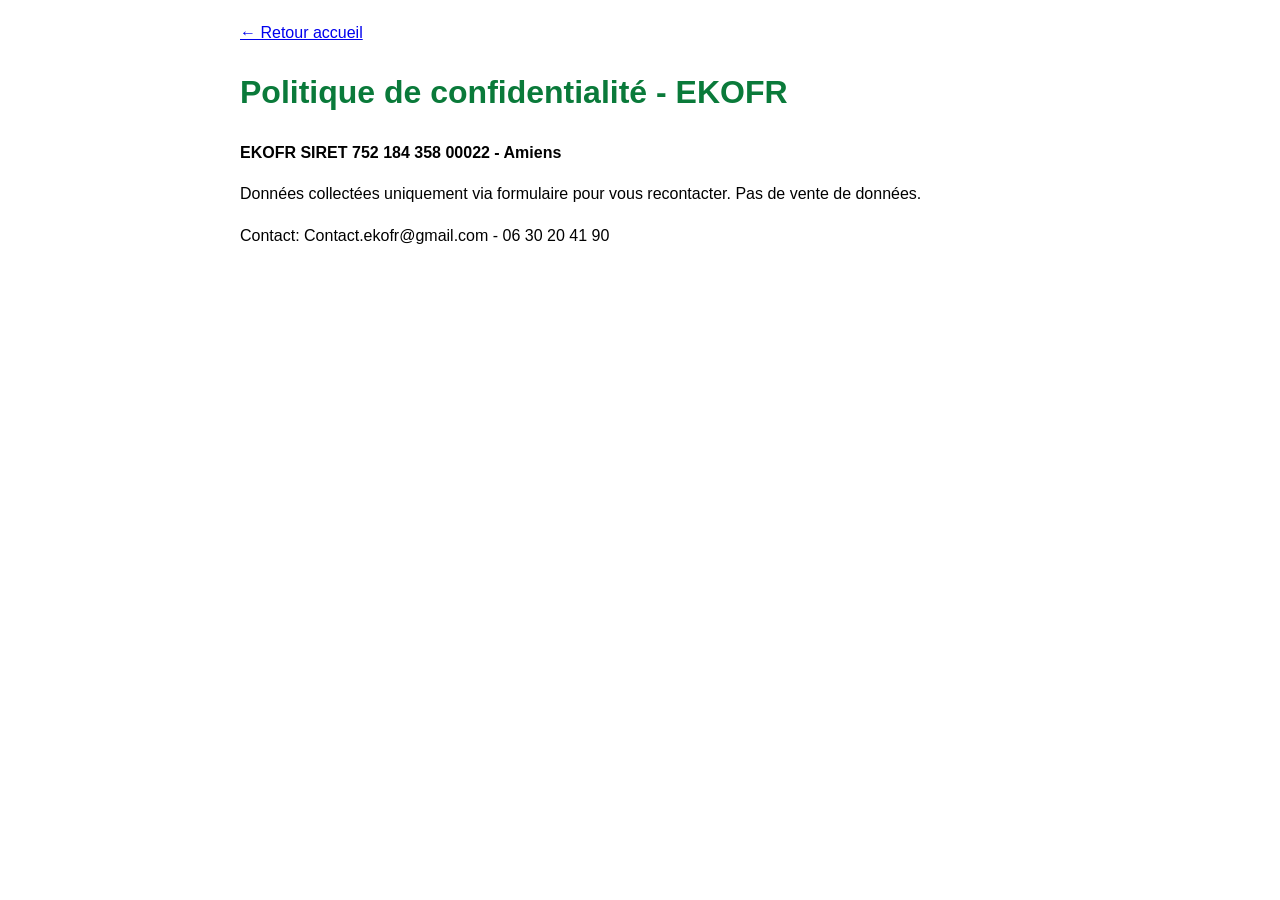
<file: politique-confidentialite.html>
<!DOCTYPE html><html lang="fr"><head><meta charset="UTF-8"><meta name="viewport" content="width=device-width,initial-scale=1"><title>Confidentialité EKOFR 75218435800022</title><style>body{font-family:Arial;max-width:800px;margin:auto;padding:20px;line-height:1.6}h1{color:#0a7a3a}</style></head><body>
<a href="/">← Retour accueil</a>
<h1>Politique de confidentialité - EKOFR</h1>
<p><b>EKOFR SIRET 752 184 358 00022 - Amiens</b></p>
<p>Données collectées uniquement via formulaire pour vous recontacter. Pas de vente de données.</p>
<p>Contact: Contact.ekofr@gmail.com - 06 30 20 41 90</p>
</body></html>
</file>
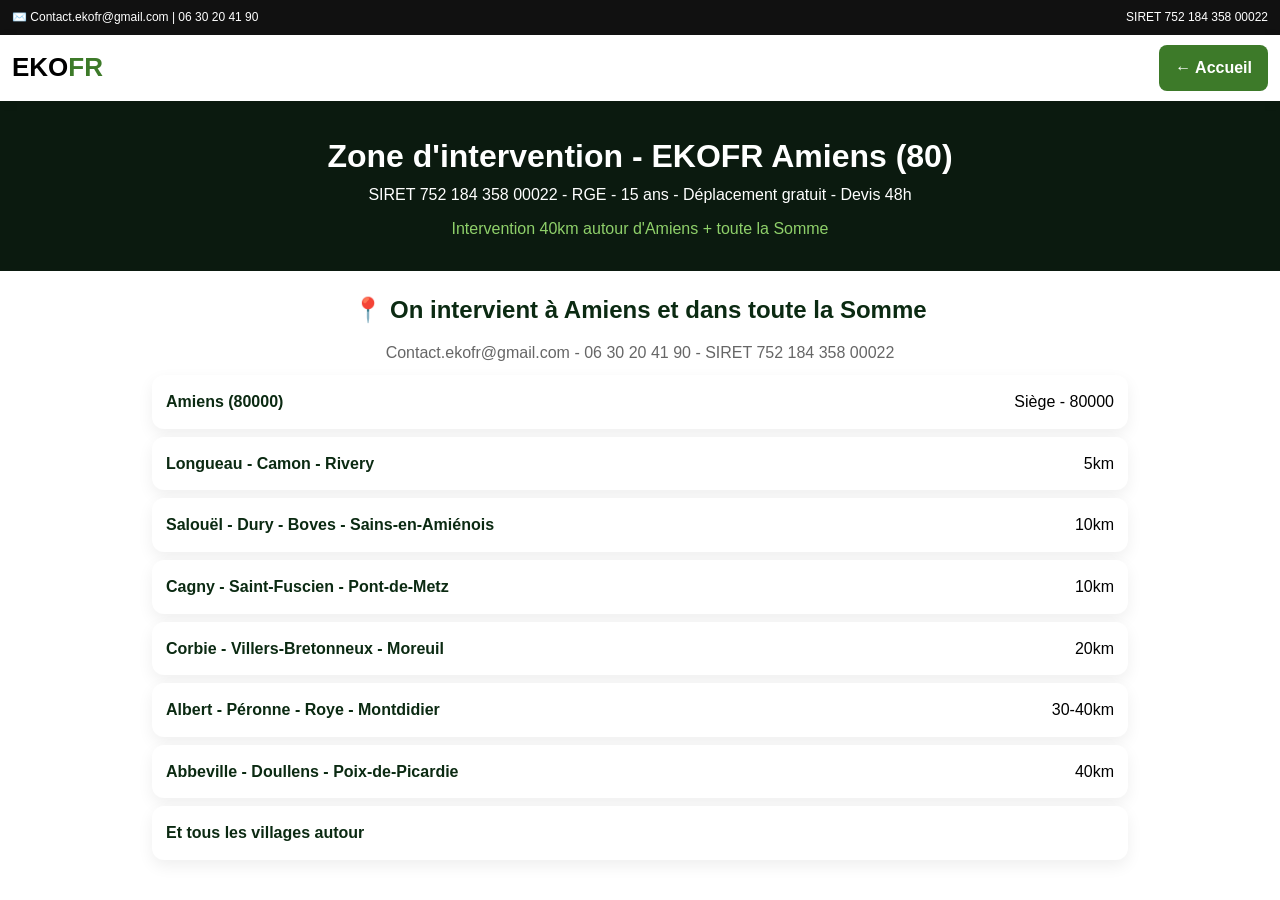
<file: zone-intervention.html>
<!DOCTYPE html><html lang="fr"><head><meta charset="UTF-8"><meta name="viewport" content="width=device-width,initial-scale=1"><title>Zone Intervention EKOFR Amiens Somme 80 - SIRET 75218435800022</title><style>*{margin:0;padding:0;box-sizing:border-box;font-family:Arial}body{line-height:1.6}.top{background:#111;color:#fff;padding:8px 12px;display:flex;justify-content:space-between;font-size:12px}.top a{color:#fff;text-decoration:none}.head{background:#fff;padding:10px 12px;display:flex;justify-content:space-between;align-items:center;box-shadow:0 2px 10px #0001;position:sticky;top:0}.logo{font-weight:900;font-size:26px}.logo span{color:#3d7a29}.btn{background:#3d7a29;color:#fff;padding:10px 16px;border-radius:8px;text-decoration:none;font-weight:800;display:inline-block}.hero{background:#0b1a0f;color:#fff;padding:30px 14px;text-align:center}.sect{padding:20px 12px;max-width:1000px;margin:auto}.ville{background:#fff;border-radius:12px;padding:14px;box-shadow:0 6px 16px #0001;margin:8px 0;display:flex;justify-content:space-between;align-items:center}.ville b{color:#0b2a12}footer{background:#000;color:#888;padding:20px;text-align:center;font-size:12px}footer a{color:#8fd06a}</style></head><body>
<div class="top"><span>✉️ <a href="mailto:Contact.ekofr@gmail.com">Contact.ekofr@gmail.com</a> | 06 30 20 41 90</span><span>SIRET 752 184 358 00022</span></div>
<div class="head"><div class="logo">EKO<span>FR</span></div><a href="/index.html" class="btn">← Accueil</a></div>
<div class="hero"><h1>Zone d'intervention - EKOFR Amiens (80)</h1><p>SIRET 752 184 358 00022 - RGE - 15 ans - Déplacement gratuit - Devis 48h</p><p style="color:#8fd06a;margin-top:8px">Intervention 40km autour d'Amiens + toute la Somme</p></div>
<div class="sect">
<h2 style="text-align:center;color:#0b2a12">📍 On intervient à Amiens et dans toute la Somme</h2>
<p style="text-align:center;color:#666;margin:10px 0">Contact.ekofr@gmail.com - 06 30 20 41 90 - SIRET 752 184 358 00022</p>

<div class="ville"><b>Amiens (80000)</b><span>Siège - 80000</span></div>
<div class="ville"><b>Longueau - Camon - Rivery</b><span>5km</span></div>
<div class="ville"><b>Salouël - Dury - Boves - Sains-en-Amiénois</b><span>10km</span></div>
<div class="ville"><b>Cagny - Saint-Fuscien - Pont-de-Metz</b><span>10km</span></div>
<div class="ville"><b>Corbie - Villers-Bretonneux - Moreuil</b><span>20km</span></div>
<div class="ville"><b>Albert - Péronne - Roye - Montdidier</b><span>30-40km</span></div>
<div class="ville"><b>Abbeville - Doullens - Poix-de-Picardie</b><span>40km</span></div>
<div class="ville"><b>Et tous les villages autour
</file>
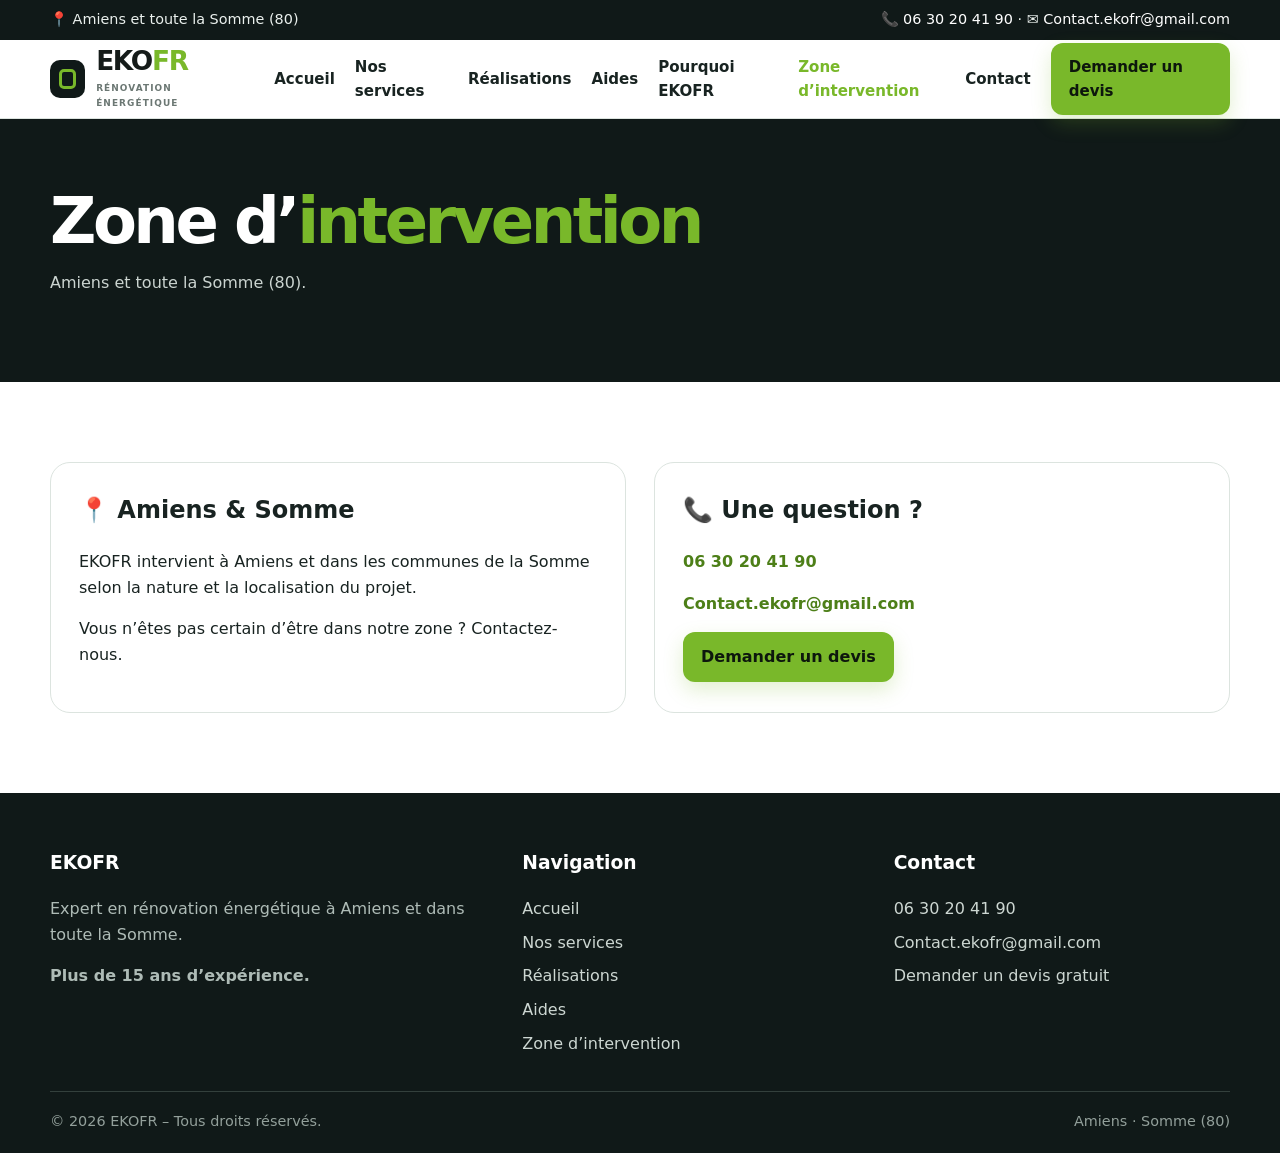
<file: zone.html>
<!doctype html><html lang="fr"><head><meta charset="utf-8"><meta name="viewport" content="width=device-width,initial-scale=1">
<title>Zone d’intervention | EKOFR</title><meta name="description" content="EKOFR, expert en rénovation énergétique à Amiens et dans toute la Somme : pompe à chaleur, isolation par l'extérieur et panneaux solaires.">
<link rel="icon" href="favicon.svg" type="image/svg+xml"><link rel="stylesheet" href="styles.css"></head><body>
<div class="topbar"><div class="container"><span>📍 Amiens et toute la Somme (80)</span><span>📞 <a href="tel:0630204190">06 30 20 41 90</a> · ✉️ <a href="mailto:Contact.ekofr@gmail.com">Contact.ekofr@gmail.com</a></span></div></div>
<header><nav class="container nav"><a class="logo" href="index.html"><span class="logo-mark"></span><span><span class="brand"><span>EKO</span>FR</span><span class="subbrand">RÉNOVATION ÉNERGÉTIQUE</span></span></a>
<button class="menu-btn" type="button" aria-expanded="false" aria-label="Ouvrir le menu">☰</button><div class="navlinks"><a class="" href="index.html">Accueil</a><a class="" href="services.html">Nos services</a><a class="" href="realisations.html">Réalisations</a><a class="" href="aides.html">Aides</a><a class="" href="a-propos.html">Pourquoi EKOFR</a><a class="active" href="zone.html">Zone d’intervention</a><a class="" href="contact.html">Contact</a><a class="cta" href="contact.html">Demander un devis</a></div></nav></header><section class="page-hero"><div class="container"><h1>Zone d’<span>intervention</span></h1><p>Amiens et toute la Somme (80).</p></div></section>
<section><div class="container grid-2"><div class="info"><h2>📍 Amiens & Somme</h2><p>EKOFR intervient à Amiens et dans les communes de la Somme selon la nature et la localisation du projet.</p><p>Vous n’êtes pas certain d’être dans notre zone ? Contactez-nous.</p></div><div class="info"><h2>📞 Une question ?</h2><p><a class="link" href="tel:0630204190">06 30 20 41 90</a></p><p><a class="link" href="mailto:Contact.ekofr@gmail.com">Contact.ekofr@gmail.com</a></p><a class="cta" href="contact.html">Demander un devis</a></div></div></section>
<footer><div class="container footer-grid"><div><h3>EKOFR</h3><p>Expert en rénovation énergétique à Amiens et dans toute la Somme.</p><p><strong>Plus de 15 ans d’expérience.</strong></p></div>
<div><h3>Navigation</h3><div class="footer-links"><a href="index.html">Accueil</a><a href="services.html">Nos services</a><a href="realisations.html">Réalisations</a><a href="aides.html">Aides</a><a href="zone.html">Zone d’intervention</a></div></div>
<div><h3>Contact</h3><div class="footer-links"><a href="tel:0630204190">06 30 20 41 90</a><a href="mailto:Contact.ekofr@gmail.com">Contact.ekofr@gmail.com</a><a href="contact.html">Demander un devis gratuit</a></div></div></div>
<div class="container copyright"><span>© 2026 EKOFR – Tous droits réservés.</span><span>Amiens · Somme (80)</span></div></footer>
<a class="floating-call" href="tel:0630204190">📞 Appeler EKOFR · 06 30 20 41 90</a><script src="script.js"></script></body></html>
</file>
<file: styles.css>
:root{--green:#79b82a;--green2:#a4d65e;--dark:#101918;--ink:#182321;--muted:#64706d;--light:#f4f7f5;--white:#fff;--line:#dce4df;--shadow:0 16px 45px rgba(16,25,24,.10);--radius:22px;--max:1180px}
*{box-sizing:border-box}html{scroll-behavior:smooth}body{margin:0;font-family:Inter,system-ui,-apple-system,Segoe UI,Roboto,Arial,sans-serif;color:var(--ink);background:#fff;line-height:1.6}img{max-width:100%;display:block}a{color:inherit;text-decoration:none}.container{width:min(calc(100% - 36px),var(--max));margin:auto}
.topbar{background:var(--dark);color:#eaf0ed;font-size:.9rem}.topbar .container{min-height:40px;display:flex;justify-content:space-between;align-items:center;gap:18px}.topbar a{color:#fff}
header{position:sticky;top:0;z-index:50;background:rgba(255,255,255,.96);backdrop-filter:blur(12px);border-bottom:1px solid var(--line)}.nav{min-height:78px;display:flex;align-items:center;gap:28px}.logo{display:flex;align-items:center;gap:11px;margin-right:auto}.logo-mark{width:38px;height:38px;border-radius:10px;background:var(--dark);position:relative}.logo-mark:after{content:"";position:absolute;inset:9px;border:3px solid var(--green);border-radius:5px}.brand{font-size:1.65rem;font-weight:900;letter-spacing:-.05em;line-height:1}.brand span:first-child{color:#151b19}.brand{color:var(--green)}.subbrand{display:block;font-size:.56rem;letter-spacing:.12em;color:#6b7773;font-weight:800;margin-top:4px}
.navlinks{display:flex;align-items:center;gap:20px;font-weight:700;font-size:.94rem}.navlinks a{padding:8px 0}.navlinks a:hover,.navlinks a.active{color:var(--green)}.cta{background:var(--green);color:#0d170d!important;padding:12px 18px!important;border-radius:12px;font-weight:900;display:inline-flex;align-items:center;justify-content:center;box-shadow:0 8px 20px rgba(121,184,42,.22)}.cta:hover{background:#8bcf35}.menu-btn{display:none;border:0;background:var(--dark);color:#fff;width:44px;height:44px;border-radius:12px;font-size:1.5rem;cursor:pointer}
.hero{background:linear-gradient(135deg,#f1f6f2 0%,#fff 60%);padding:70px 0 76px}.hero-grid{display:grid;grid-template-columns:1.02fr .98fr;gap:55px;align-items:center}.badge{display:inline-flex;background:#e9f5dc;color:#416a18;border:1px solid #d4e9b8;padding:7px 12px;border-radius:999px;font-weight:800;font-size:.9rem}
h1{font-size:clamp(2.5rem,5vw,4.65rem);line-height:1.02;letter-spacing:-.055em;margin:18px 0}h1 span,h2 span{color:var(--green)}.lead{font-size:1.18rem;color:#4f5c58;max-width:650px}.hero-actions{display:flex;flex-wrap:wrap;gap:12px;margin-top:25px}.btn-outline{border:1.5px solid #9ba8a3;padding:11px 18px;border-radius:12px;font-weight:850;background:#fff}.hero-photo{border-radius:28px;overflow:hidden;box-shadow:var(--shadow);aspect-ratio:4/3;background:#dfe7e2}.hero-photo img{width:100%;height:100%;object-fit:cover}
section{padding:80px 0}section.alt{background:var(--light)}.section-head{text-align:center;max-width:760px;margin:0 auto 38px}.section-head h2{font-size:clamp(2rem,4vw,3rem);line-height:1.1;margin:0 0 10px;letter-spacing:-.04em}.section-head p{margin:0;color:var(--muted);font-size:1.05rem}
.cards{display:grid;grid-template-columns:repeat(3,1fr);gap:22px}.card{background:#fff;border:1px solid var(--line);border-radius:var(--radius);overflow:hidden;box-shadow:0 8px 25px rgba(16,25,24,.05);transition:.2s}.card:hover{transform:translateY(-4px);box-shadow:var(--shadow)}.card img{width:100%;height:240px;object-fit:cover}.card-body{padding:23px}.icon{font-size:1.8rem}.card h3{font-size:1.4rem;margin:7px 0}.card p{color:var(--muted);margin:0 0 15px}.link{font-weight:900;color:#4d7f18}
.features{display:grid;grid-template-columns:repeat(4,1fr);gap:18px}.feature{background:#fff;border:1px solid var(--line);border-radius:18px;padding:24px;text-align:center}.feature .big{font-size:2.2rem;font-weight:950;color:var(--green);line-height:1.1}.feature strong{display:block;margin-top:8px}.feature p{color:var(--muted);margin:5px 0 0}
.banner{background:var(--dark);color:#fff;border-radius:28px;padding:38px 42px;display:flex;justify-content:space-between;align-items:center;gap:25px}.banner h2{margin:0 0 5px;font-size:2rem}.banner p{margin:0;color:#cbd4d0}.banner .cta{white-space:nowrap}
.page-hero{background:var(--dark);color:#fff;padding:70px 0}.page-hero h1{margin:0 0 12px}.page-hero p{color:#cbd4d0;max-width:760px}.grid-2{display:grid;grid-template-columns:1fr 1fr;gap:28px}.info{background:#fff;border:1px solid var(--line);border-radius:20px;padding:28px}.info h2,.info h3{margin-top:0}.info img{width:100%;border-radius:14px;margin-bottom:18px}
.real-grid{display:grid;grid-template-columns:repeat(2,1fr);gap:25px}.real-card{border:1px solid var(--line);border-radius:22px;overflow:hidden;background:#fff;box-shadow:0 8px 25px rgba(16,25,24,.05)}.real-card img{width:100%;height:320px;object-fit:cover}.real-card .body{padding:24px}.real-card h3{margin:0 0 7px;font-size:1.45rem}.real-card p{color:var(--muted);margin:0}
.contact-box{display:grid;grid-template-columns:.9fr 1.1fr;gap:30px}form{background:#fff;border:1px solid var(--line);border-radius:22px;padding:28px}label{display:block;font-weight:800;margin:0 0 6px}input,textarea{width:100%;padding:13px 14px;border:1px solid #cbd6d1;border-radius:11px;font:inherit;margin-bottom:16px}textarea{min-height:140px;resize:vertical}
footer{background:var(--dark);color:#e7eeea;padding:55px 0 20px}.footer-grid{display:grid;grid-template-columns:1.3fr 1fr 1fr;gap:35px}footer h3{margin-top:0;color:#fff}footer p{color:#aebbb6}.footer-links{display:grid;gap:8px;color:#cdd7d2}.footer-links a:hover{color:var(--green2)}.copyright{border-top:1px solid #33403c;margin-top:35px;padding-top:18px;display:flex;justify-content:space-between;color:#93a09b;font-size:.9rem}.floating-call{display:none}.notice{padding:15px 18px;background:#eef7e7;border-left:4px solid var(--green);border-radius:10px}
@media(max-width:980px){.navlinks{display:none;position:absolute;left:18px;right:18px;top:76px;background:#fff;border:1px solid var(--line);border-radius:16px;padding:14px;box-shadow:var(--shadow);flex-direction:column;align-items:stretch;gap:4px}.navlinks.open{display:flex}.navlinks a{padding:12px}.menu-btn{display:block}.hero-grid,.contact-box{grid-template-columns:1fr}.cards{grid-template-columns:1fr}.features{grid-template-columns:1fr 1fr}.real-grid{grid-template-columns:1fr}.grid-2{grid-template-columns:1fr}}
@media(max-width:640px){.topbar .container{flex-direction:column;align-items:flex-start;padding:7px 0;gap:2px}.container{width:min(calc(100% - 28px),var(--max))}.hero{padding:48px 0 55px}section{padding:58px 0}.banner{padding:28px;flex-direction:column;align-items:flex-start}.banner .cta{width:100%}.features{grid-template-columns:1fr}.footer-grid{grid-template-columns:1fr}.copyright{flex-direction:column;gap:6px}.floating-call{display:block;position:fixed;left:12px;right:12px;bottom:12px;background:var(--green);color:#10200d;text-align:center;padding:13px;border-radius:14px;font-weight:950;z-index:60;box-shadow:0 10px 30px rgba(0,0,0,.2)}h1{font-size:2.65rem}}
</file>
